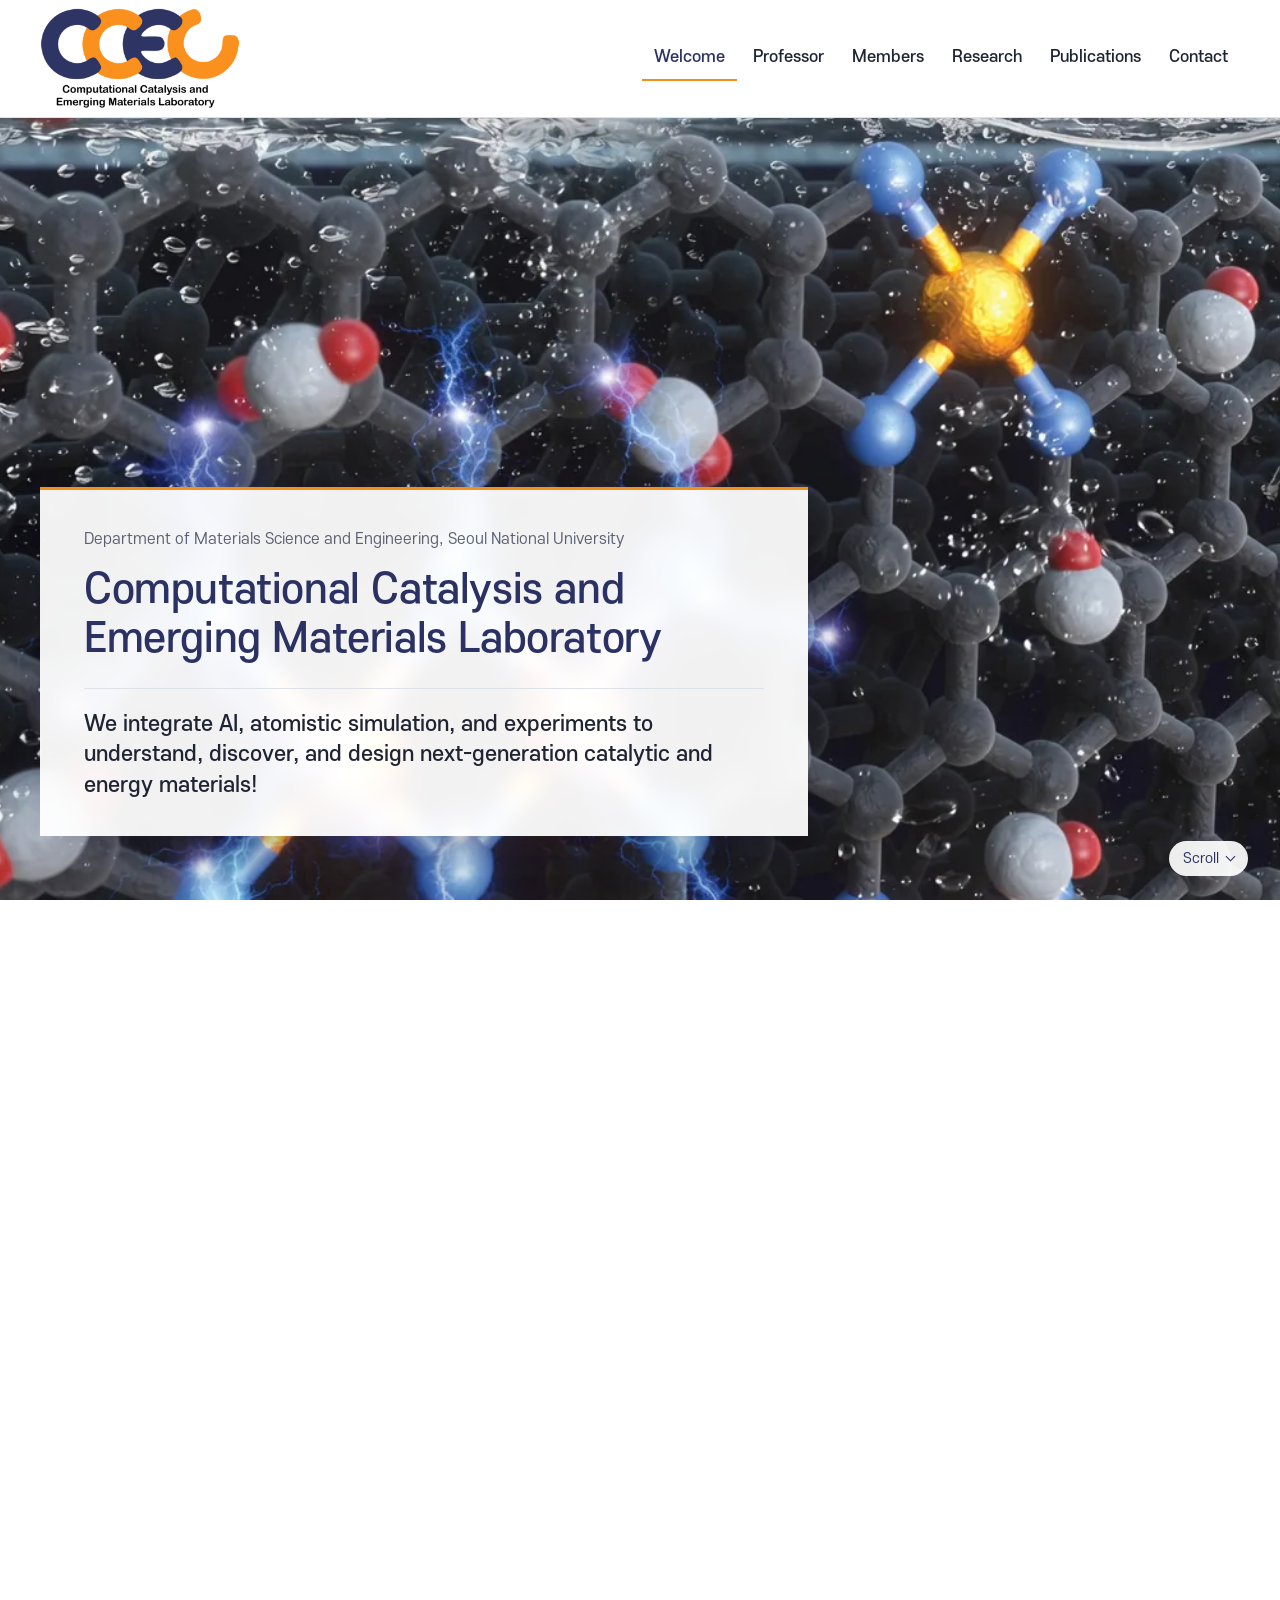
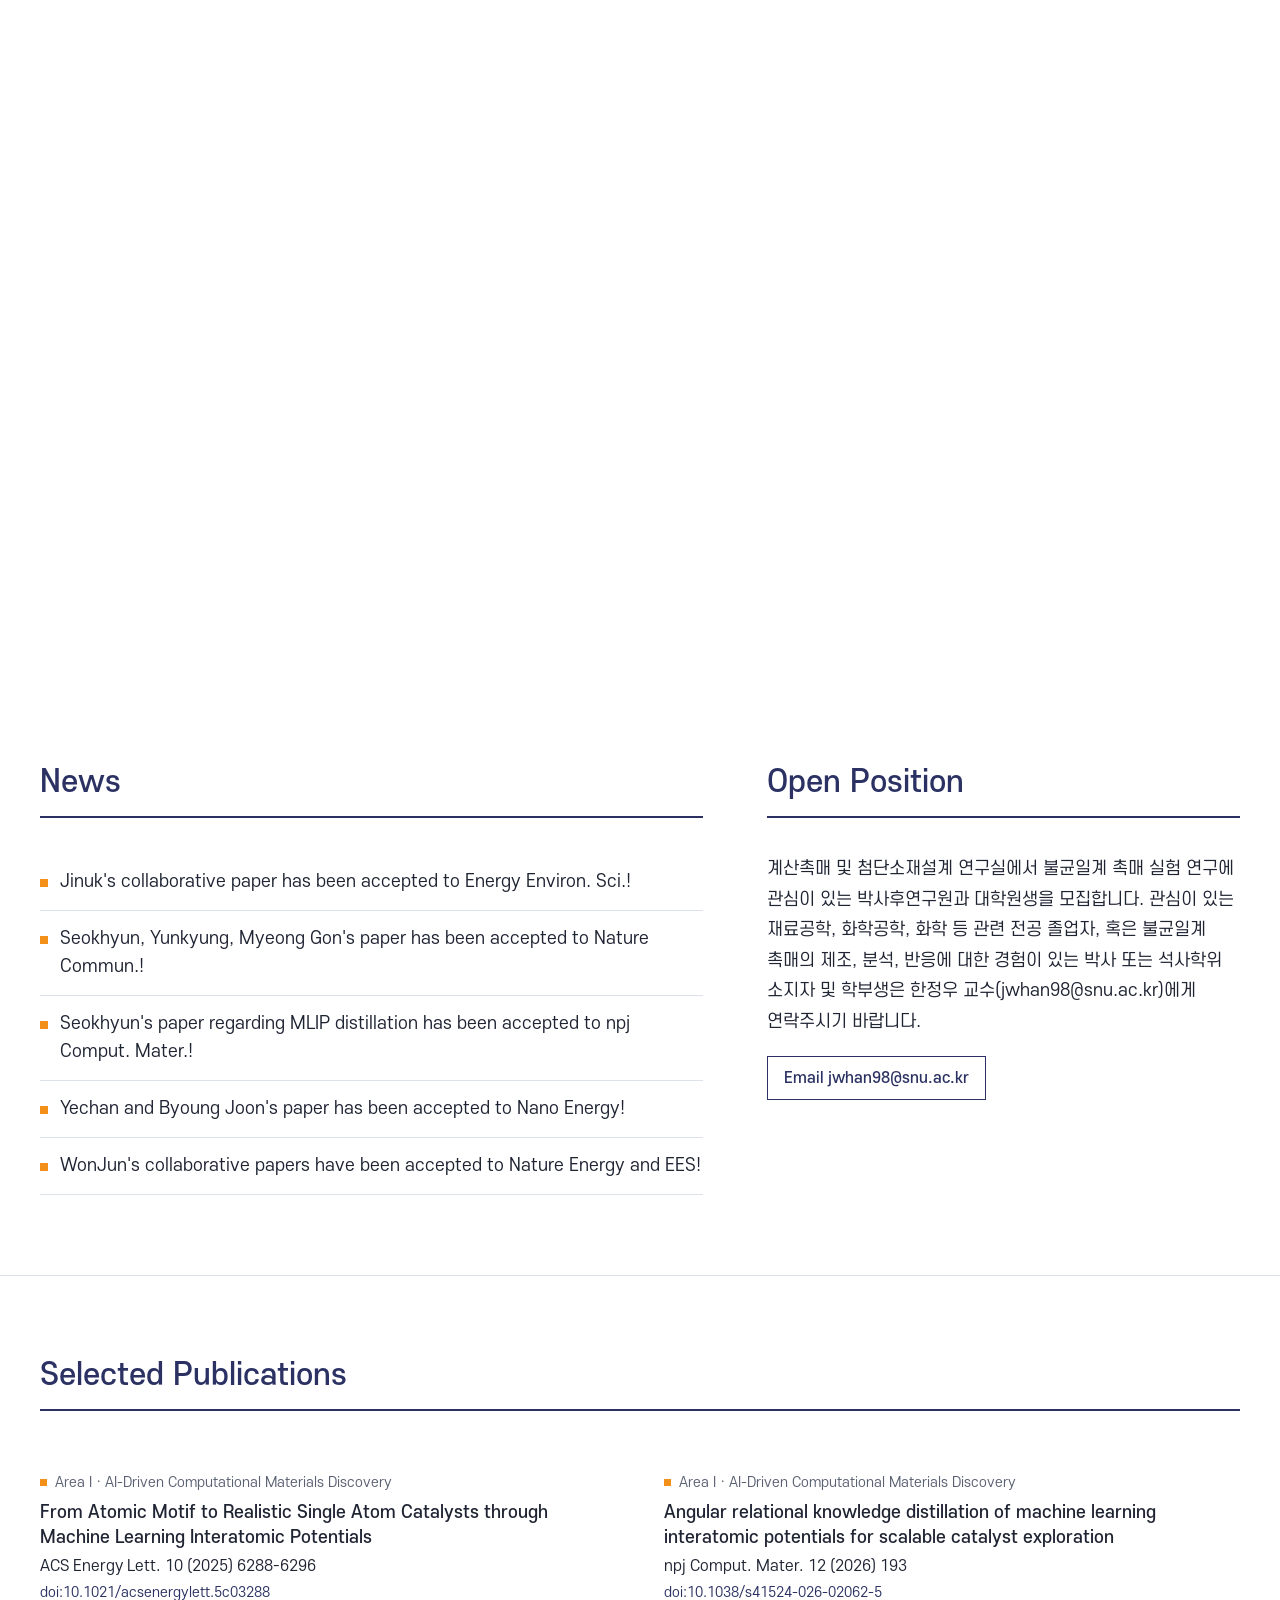
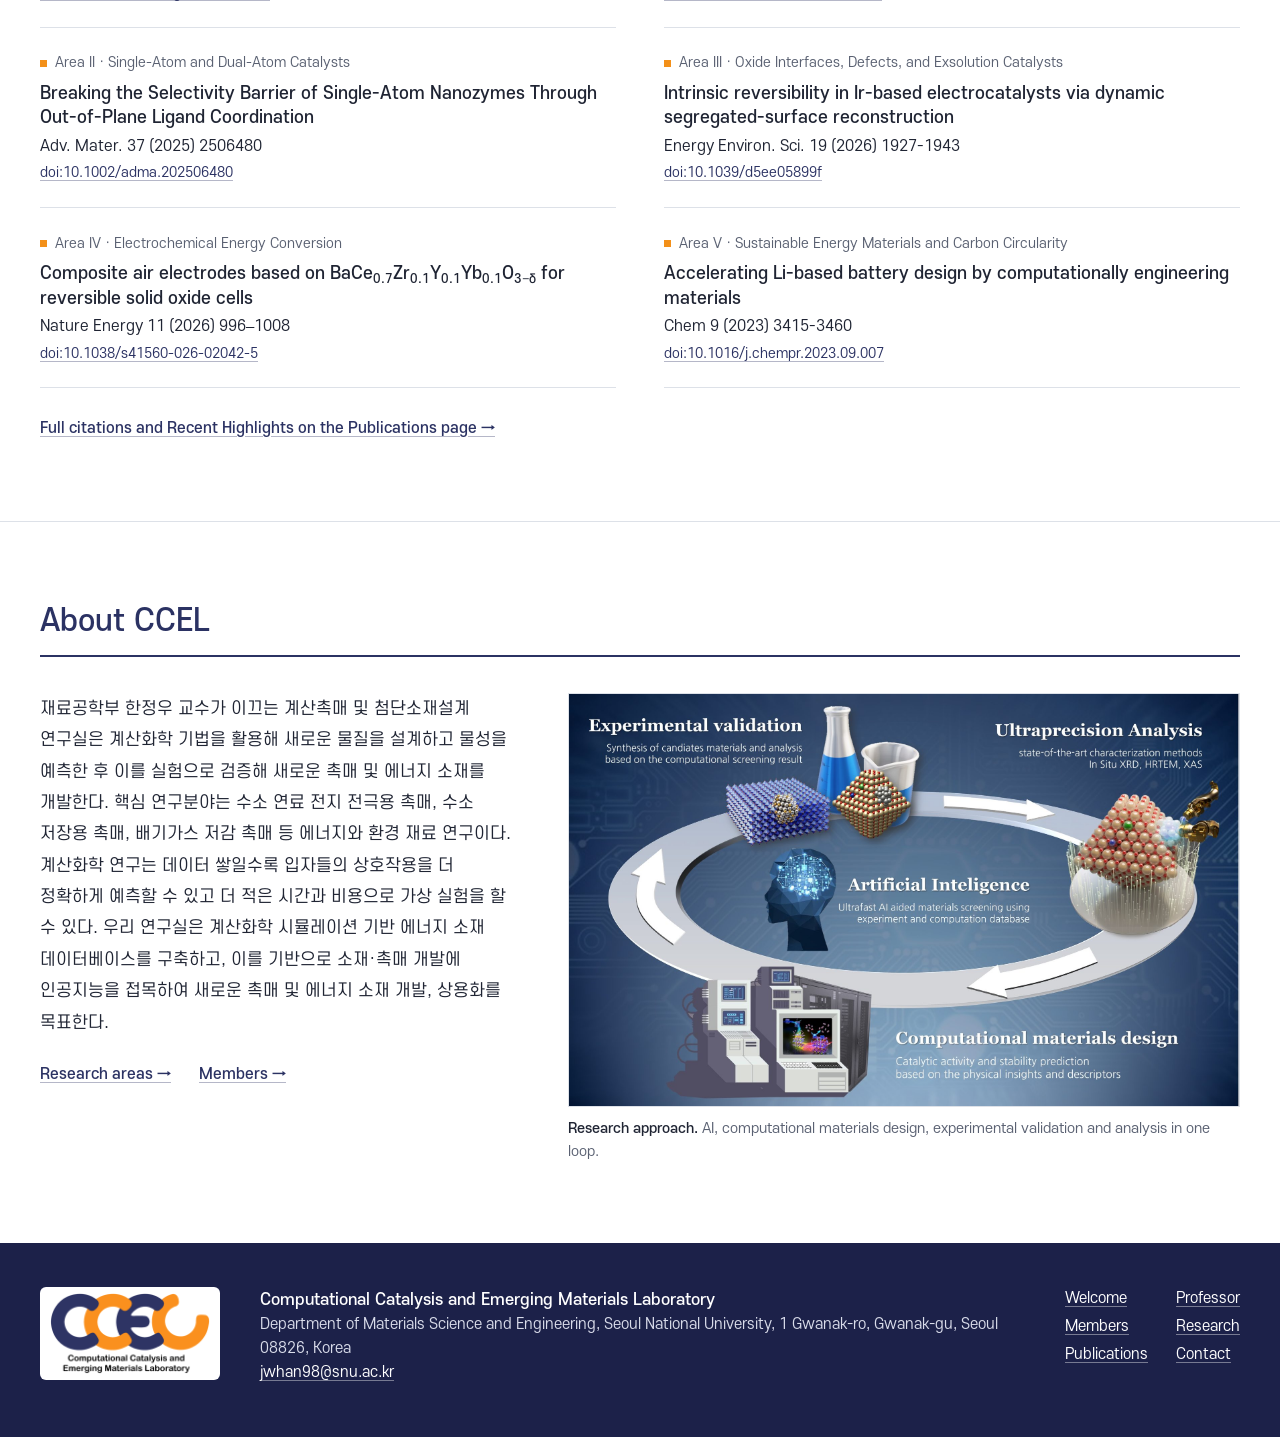
<file: index.html>
<!doctype html>
<html lang="en">
<head>
<meta name="robots" content="noindex, nofollow">
<meta charset="utf-8">
<meta name="viewport" content="width=device-width, initial-scale=1">
<title>CCEL · Seoul National University</title>
<meta name="description" content="Computational Catalysis and Emerging Materials Laboratory, Department of Materials Science and Engineering, Seoul National University.">
<script>
  /* decide the stage mode before first layout so #anchors land on the final positions */
  if (!(window.matchMedia && matchMedia('(prefers-reduced-motion: reduce)').matches)) document.documentElement.classList.add('scrub');
</script>
<link rel="preload" as="image" href="_shared/scroll/hero_poster.webp" fetchpriority="high">
<link rel="stylesheet" href="_shared/brand/brand.css">
<link rel="stylesheet" href="assets/site.css">
</head>
<body>
<a class="skip" href="#news">Skip to content</a>

<header class="site-hdr">
  <div class="wrap hdr-in">
    <a class="brand" href="index.html"><img class="ccel-logo" data-logo src="_shared/img/logo2.png" width="200" height="102" alt="CCEL logo"></a>
    <button class="nav-toggle" type="button" aria-expanded="false" aria-controls="site-nav"><span class="bars"></span><span class="sr">Menu</span></button>
    <nav id="site-nav" class="site-nav" aria-label="Main">
      <ul>
        <li><a href="index.html" aria-current="page">Welcome</a></li>
        <li><a href="professor.html">Professor</a></li>
        <li><a href="members.html">Members</a></li>
        <li><a href="research.html">Research</a></li>
        <li><a href="publications.html">Publications</a></li>
        <li><a href="contact.html">Contact</a></li>
      </ul>
    </nav>
  </div>
</header>

<main id="main">
  <!-- Scroll stage: canvas scrubs the manifest's `hero` frames behind the title block, then resolves to white. -->
  <section id="stage" class="stage" aria-labelledby="lab-name">
    <div class="stage-pin">
      <div class="stage-media" aria-hidden="true">
        <img class="stage-poster" src="_shared/scroll/hero_poster.webp" alt="" decoding="async" fetchpriority="high">
        <canvas class="stage-canvas"></canvas>
      </div>
      <div class="wrap stage-body">
        <div class="stage-panel">
          <p class="eyebrow" id="lab-aff"></p>
          <h1 id="lab-name"></h1>
          <p class="identity" id="lab-tagline"></p>
        </div>
      </div>
      <p class="scroll-hint" aria-hidden="true">Scroll</p>
    </div>
    <noscript><p class="wrap">This site renders its content from a data file with JavaScript. Please enable JavaScript.</p></noscript>
  </section>

  <section id="news" class="sec" aria-labelledby="h-news">
    <div class="wrap two-col">
      <div>
        <div class="sec-head"><h2 id="h-news">News</h2></div>
        <ul class="news" id="news-list"></ul>
      </div>
      <div class="join" id="opening">
        <div class="sec-head"><h2 id="h-opening">Open Position</h2></div>
        <p lang="ko" id="opening-ko"></p>
        <a class="mail" id="join-mail" href="contact.html">Contact</a>
      </div>
    </div>
  </section>

  <section id="selected-publications" class="sec" aria-labelledby="h-selected">
    <div class="wrap">
      <div class="sec-head"><h2 id="h-selected">Selected Publications</h2></div>
      <ul class="sel" id="selected-list"></ul>
      <p class="sec-links"><a class="more" href="publications.html#selected">Full citations and Recent Highlights on the Publications page</a></p>
    </div>
  </section>

  <section id="about" class="sec" aria-labelledby="h-about">
    <div class="wrap">
      <div class="sec-head"><h2 id="h-about">About CCEL</h2></div>
      <div class="about">
        <div class="about-text">
          <p class="about-ko" lang="ko" id="about-ko"></p>
          <p class="sec-links"><a class="more" href="research.html">Research areas</a><a class="more" href="members.html">Members</a></p>
        </div>
        <figure class="fig" id="about-fig"></figure>
      </div>
    </div>
  </section>

</main>

<footer class="site-ftr" id="site-ftr"></footer>

<script src="_shared/content.js"></script>
<script src="assets/site.js"></script>
<script src="assets/home.js"></script>
<script src="assets/stage.js"></script>
</body>
</html>
</file>
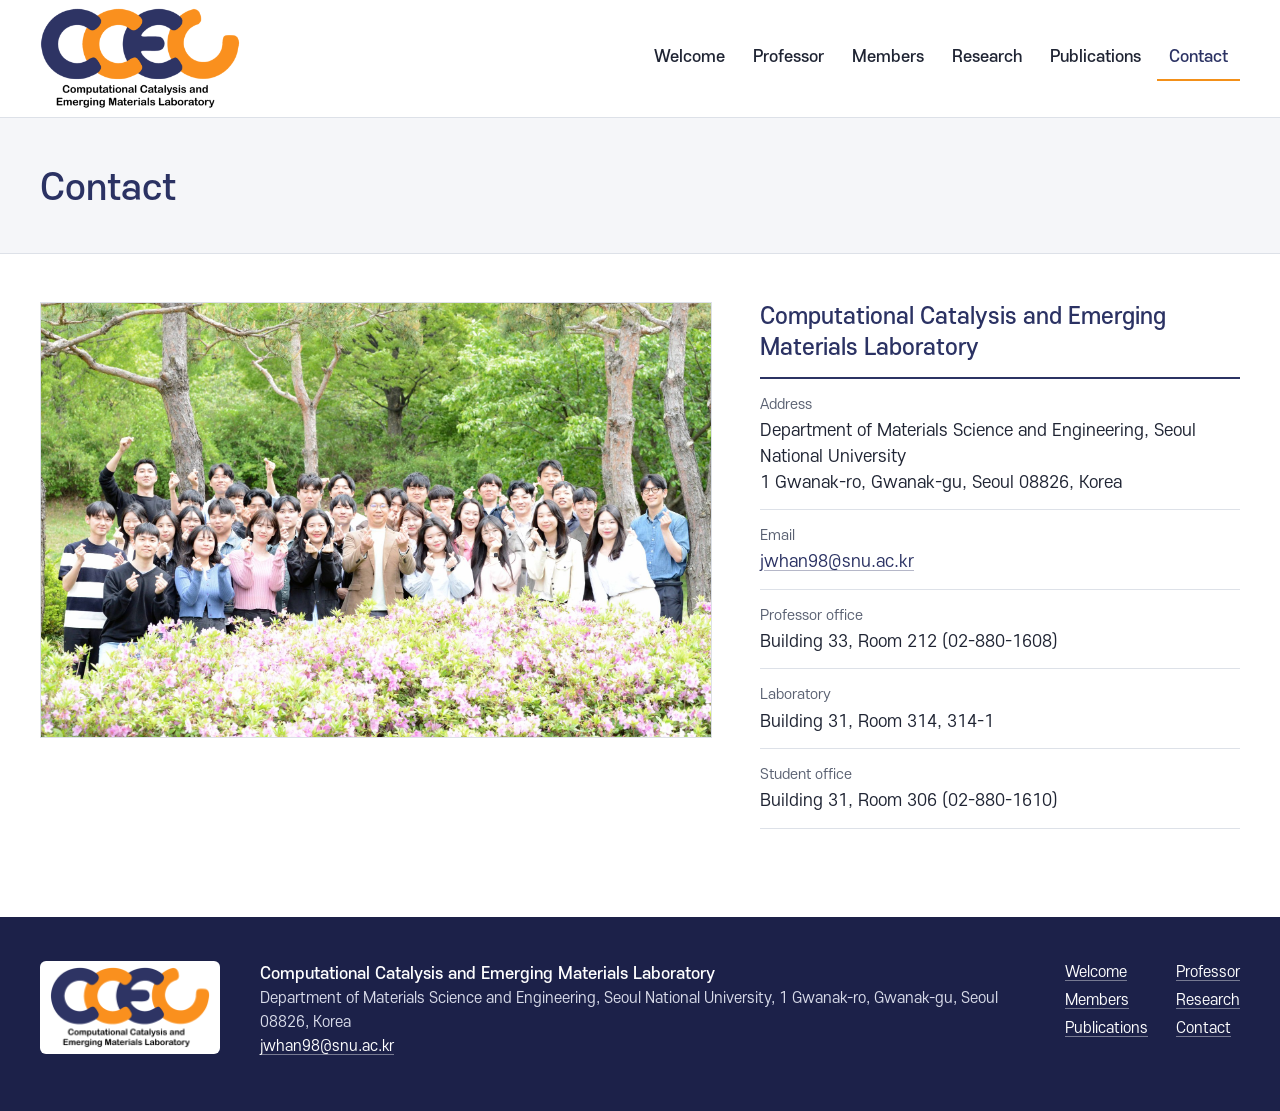
<file: contact.html>
<!doctype html>
<html lang="en">
<head>
<meta name="robots" content="noindex, nofollow">
<meta charset="utf-8">
<meta name="viewport" content="width=device-width, initial-scale=1">
<title>Contact · CCEL</title>
<link rel="stylesheet" href="_shared/brand/brand.css">
<link rel="stylesheet" href="assets/site.css">
</head>
<body>
<a class="skip" href="#main">Skip to content</a>

<header class="site-hdr">
  <div class="wrap hdr-in">
    <a class="brand" href="index.html"><img class="ccel-logo" data-logo src="_shared/img/logo2.png" width="200" height="102" alt="CCEL logo"></a>
    <button class="nav-toggle" type="button" aria-expanded="false" aria-controls="site-nav"><span class="bars"></span><span class="sr">Menu</span></button>
    <nav id="site-nav" class="site-nav" aria-label="Main">
      <ul>
        <li><a href="index.html">Welcome</a></li>
        <li><a href="professor.html">Professor</a></li>
        <li><a href="members.html">Members</a></li>
        <li><a href="research.html">Research</a></li>
        <li><a href="publications.html">Publications</a></li>
        <li><a href="contact.html" aria-current="page">Contact</a></li>
      </ul>
    </nav>
  </div>
</header>

<!-- Contact (Round v6), like the current contact_us.html: group photo, lab name, address, email and rooms from `contact`. -->
<main id="main" class="inner">
  <div class="page-head page-head--solo">
    <div class="wrap">
      <h1>Contact</h1>
    </div>
  </div>
  <div class="wrap contact-page">
    <figure class="group-photo" id="group-photo"></figure>
    <section class="contact-card" aria-labelledby="contact-lab">
      <h2 id="contact-lab"></h2>
      <dl class="contact-list" id="contact-list"></dl>
    </section>
  </div>
</main>

<footer class="site-ftr" id="site-ftr"></footer>

<script src="_shared/content.js"></script>
<script src="assets/site.js"></script>
<script src="assets/contact.js"></script>
</body>
</html>
</file>
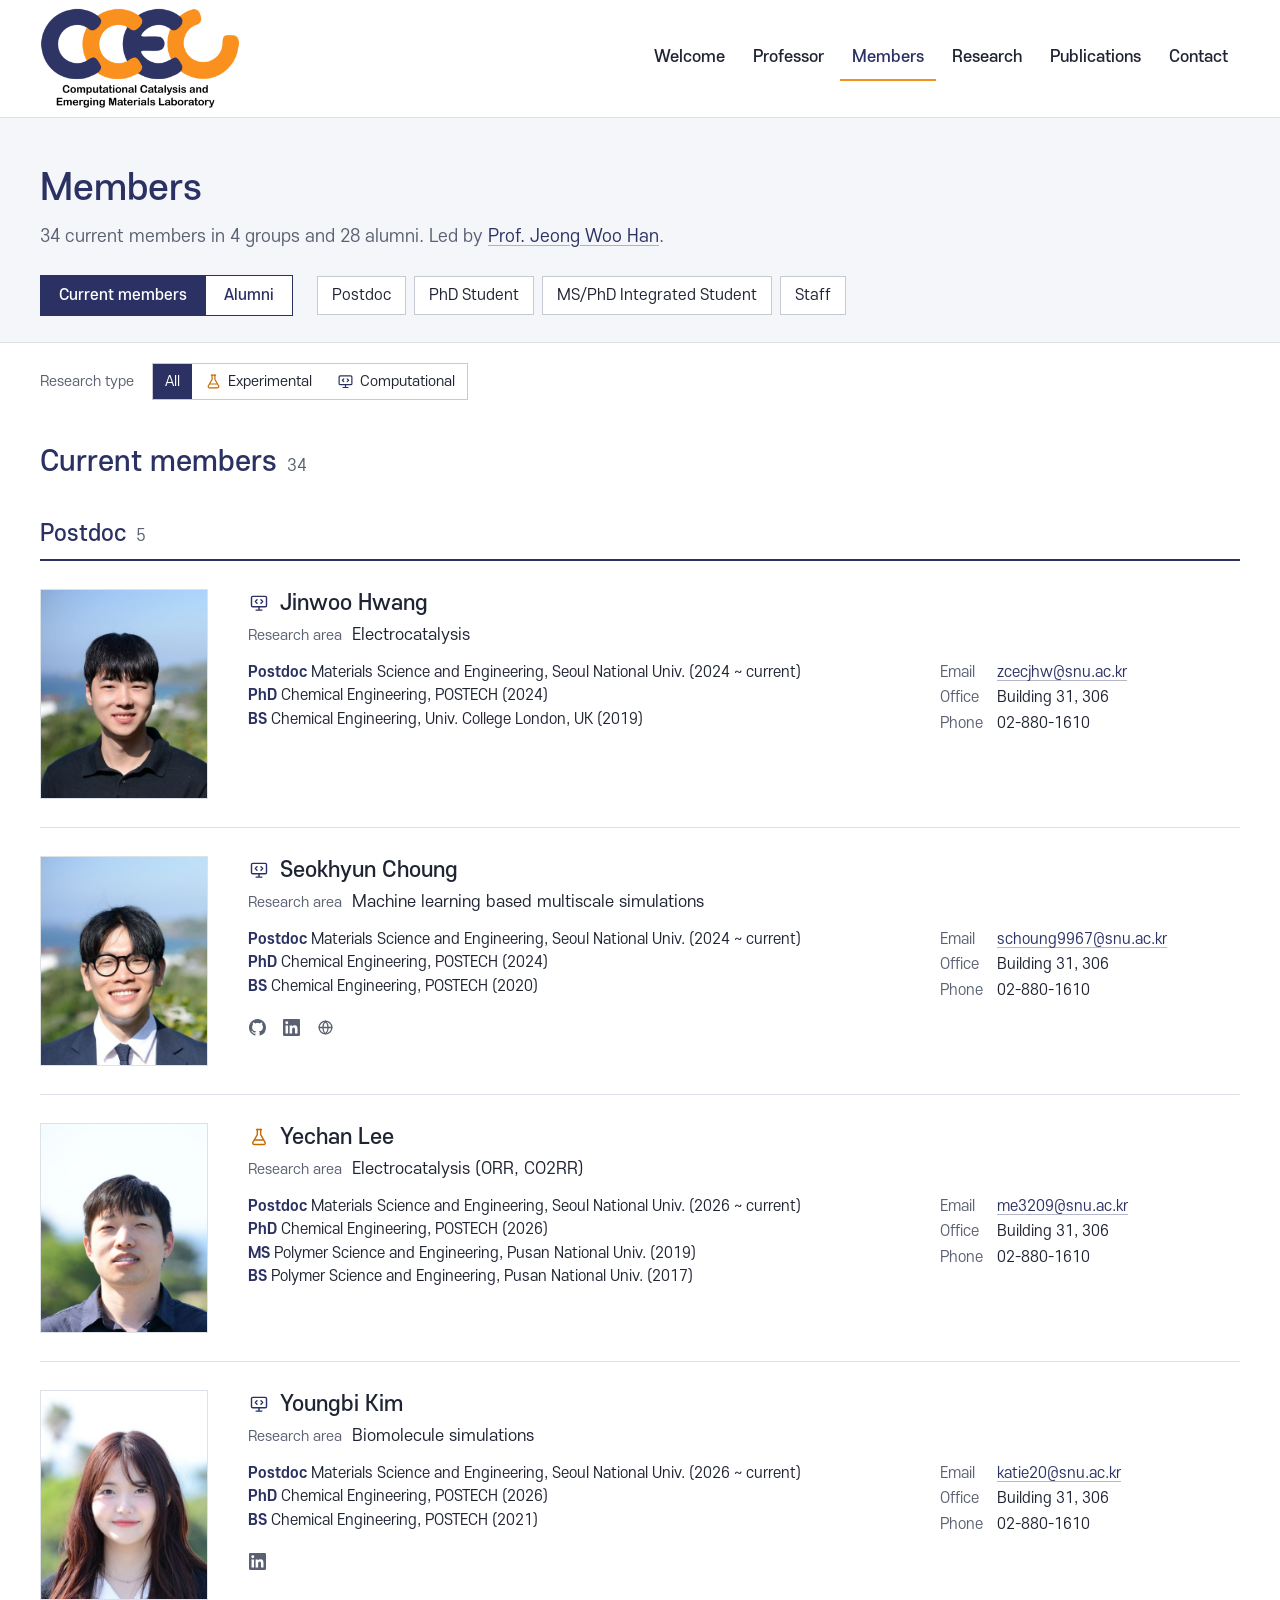
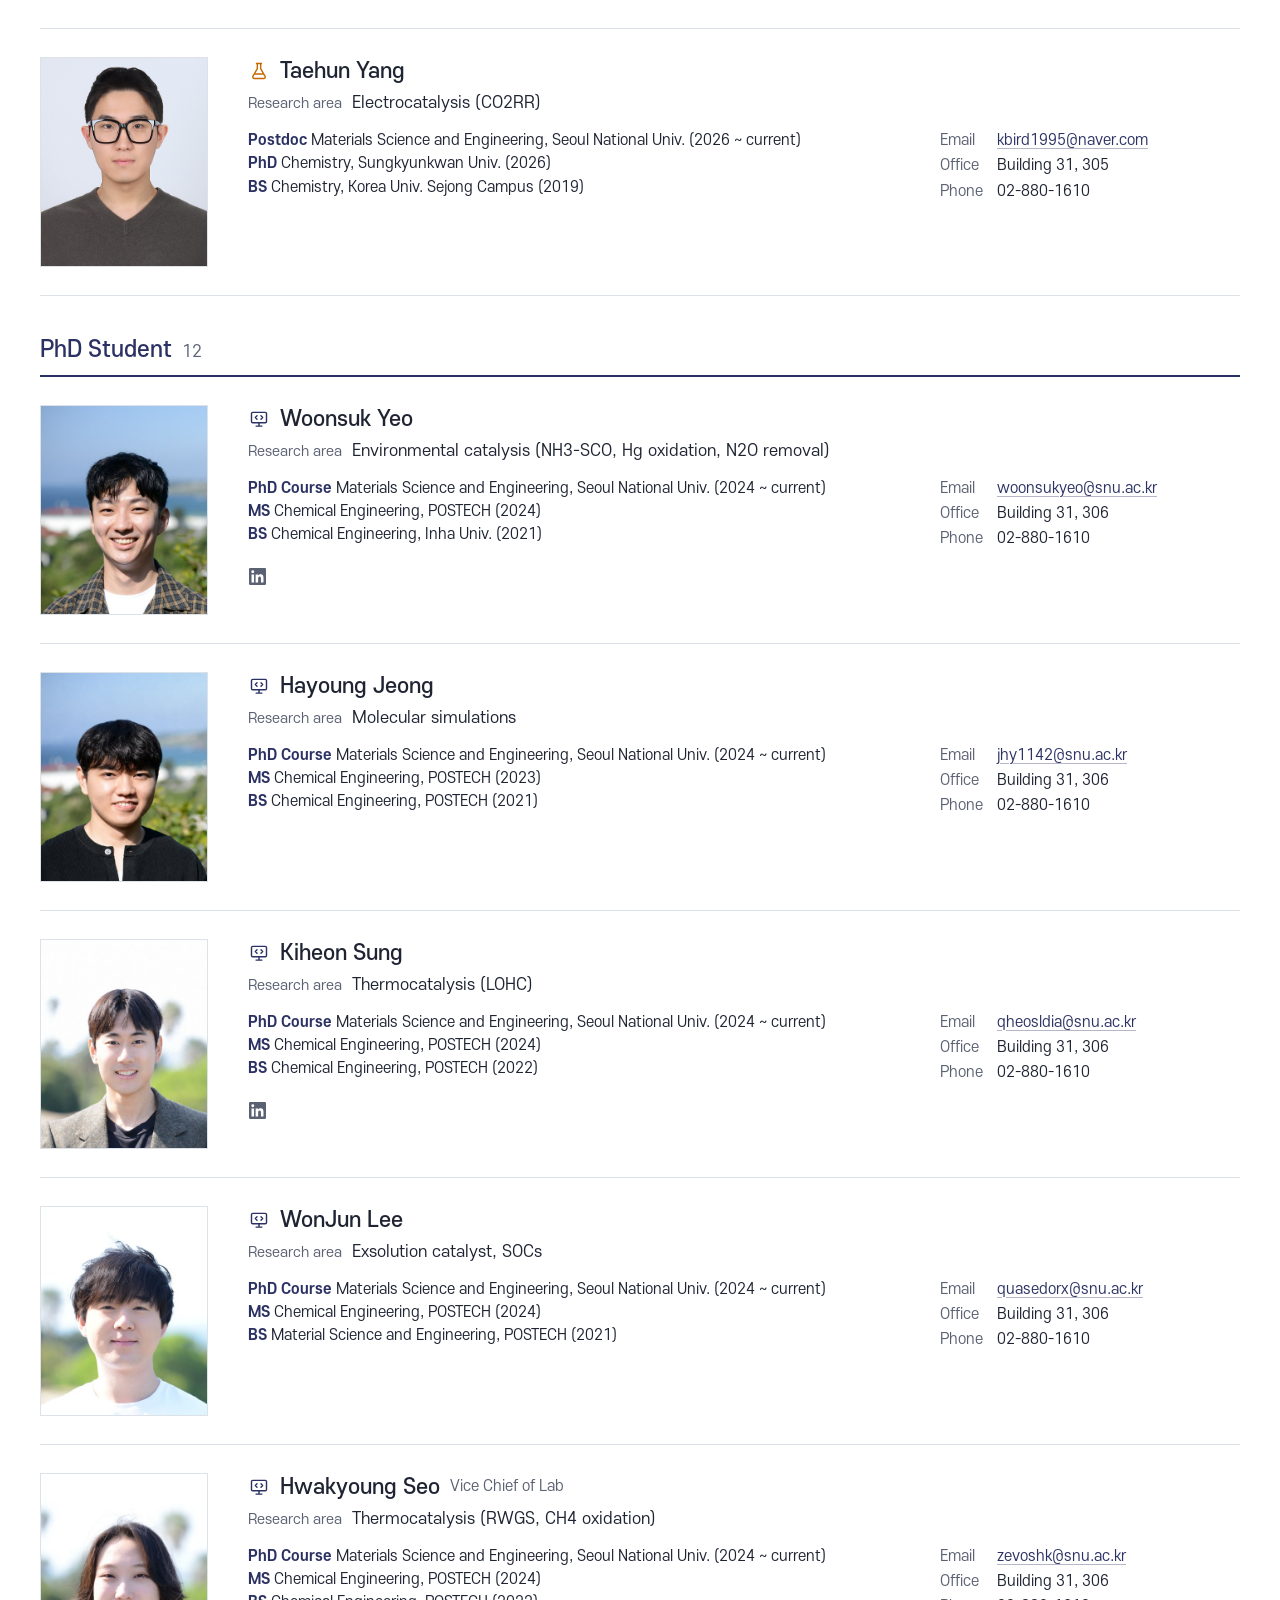
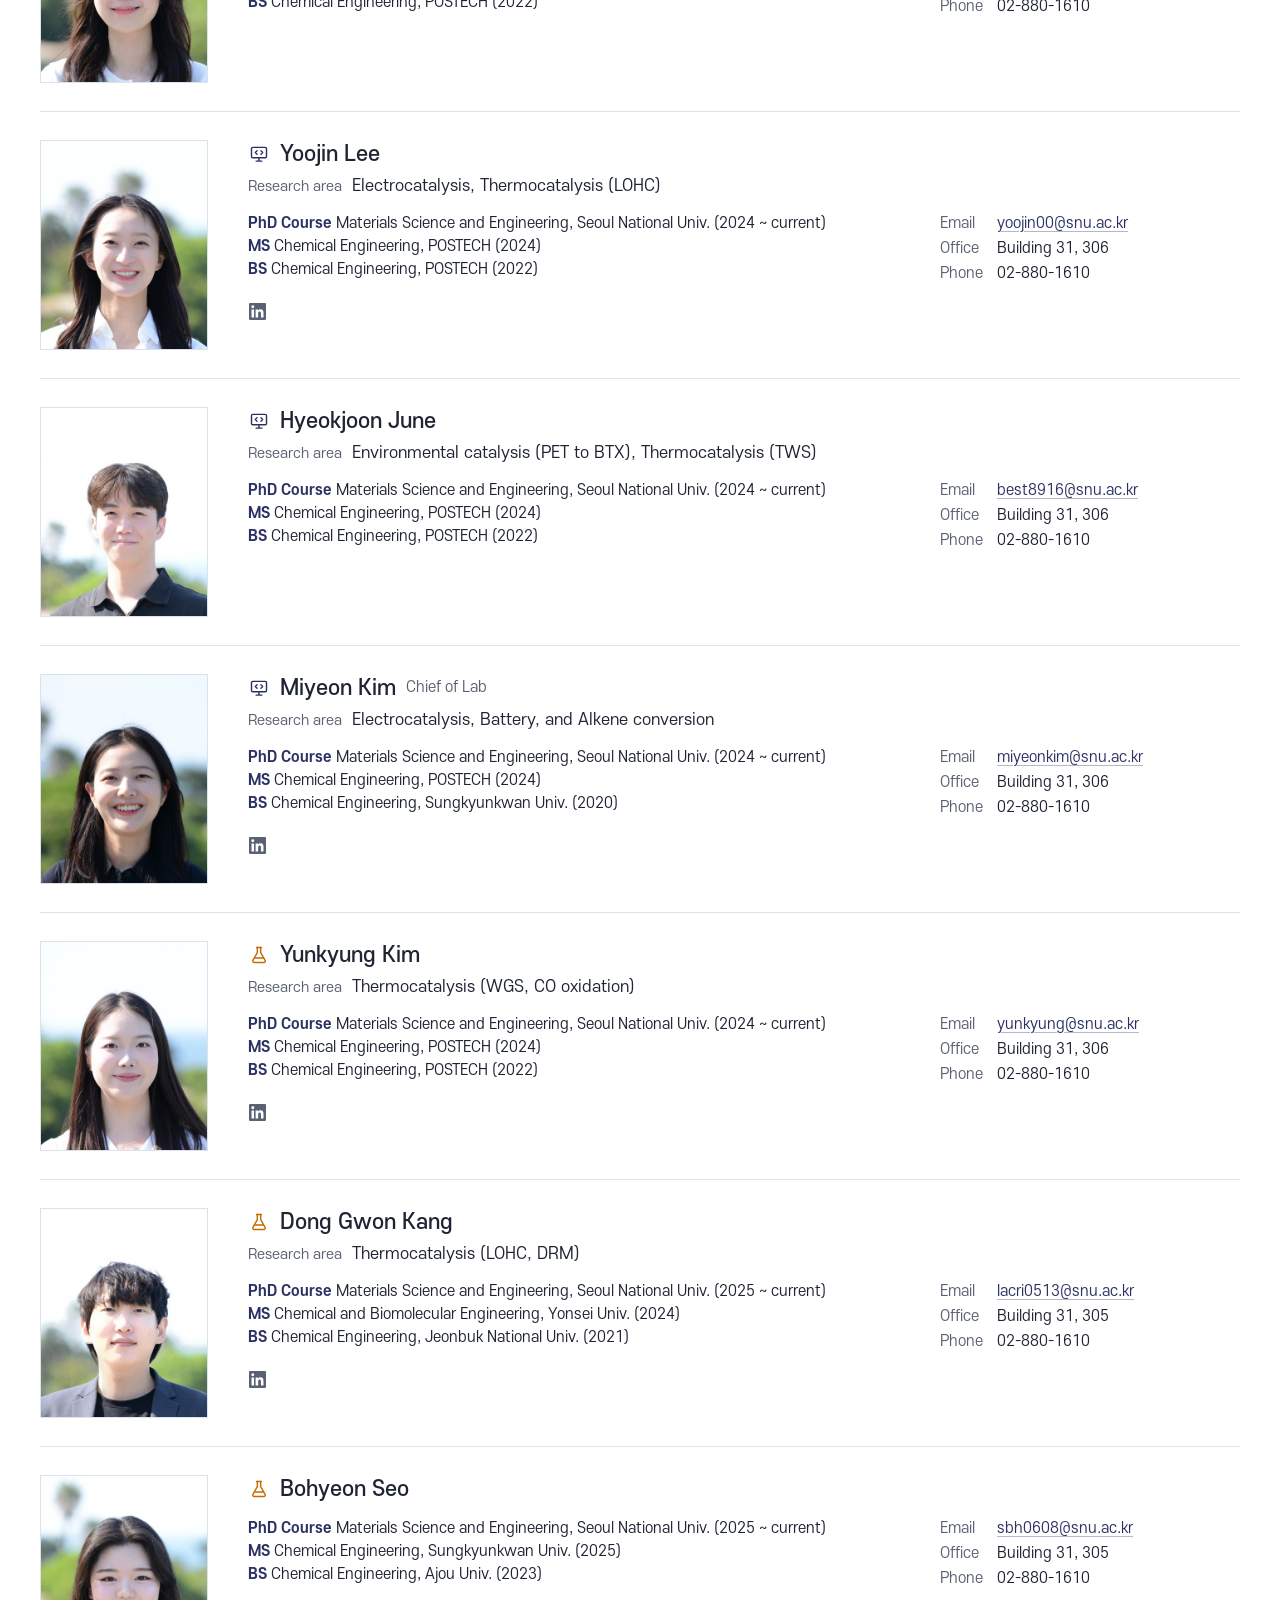
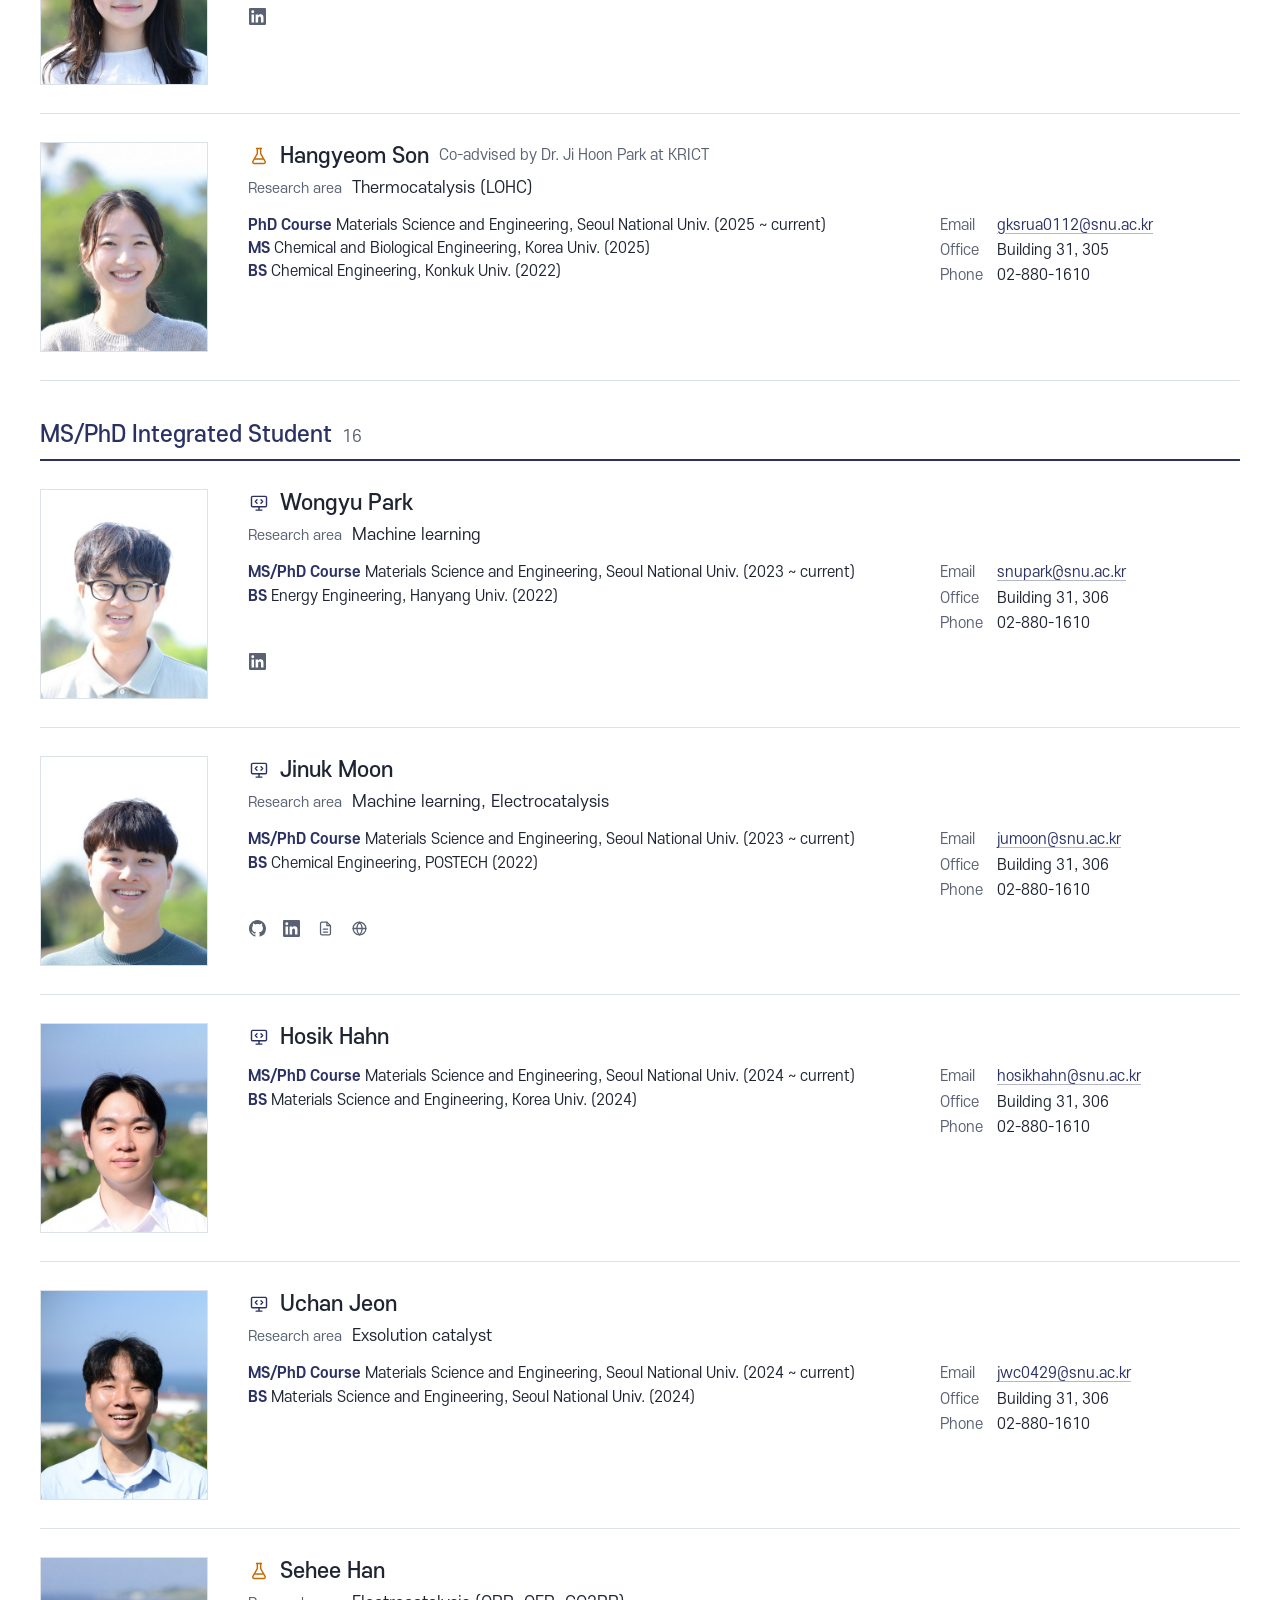
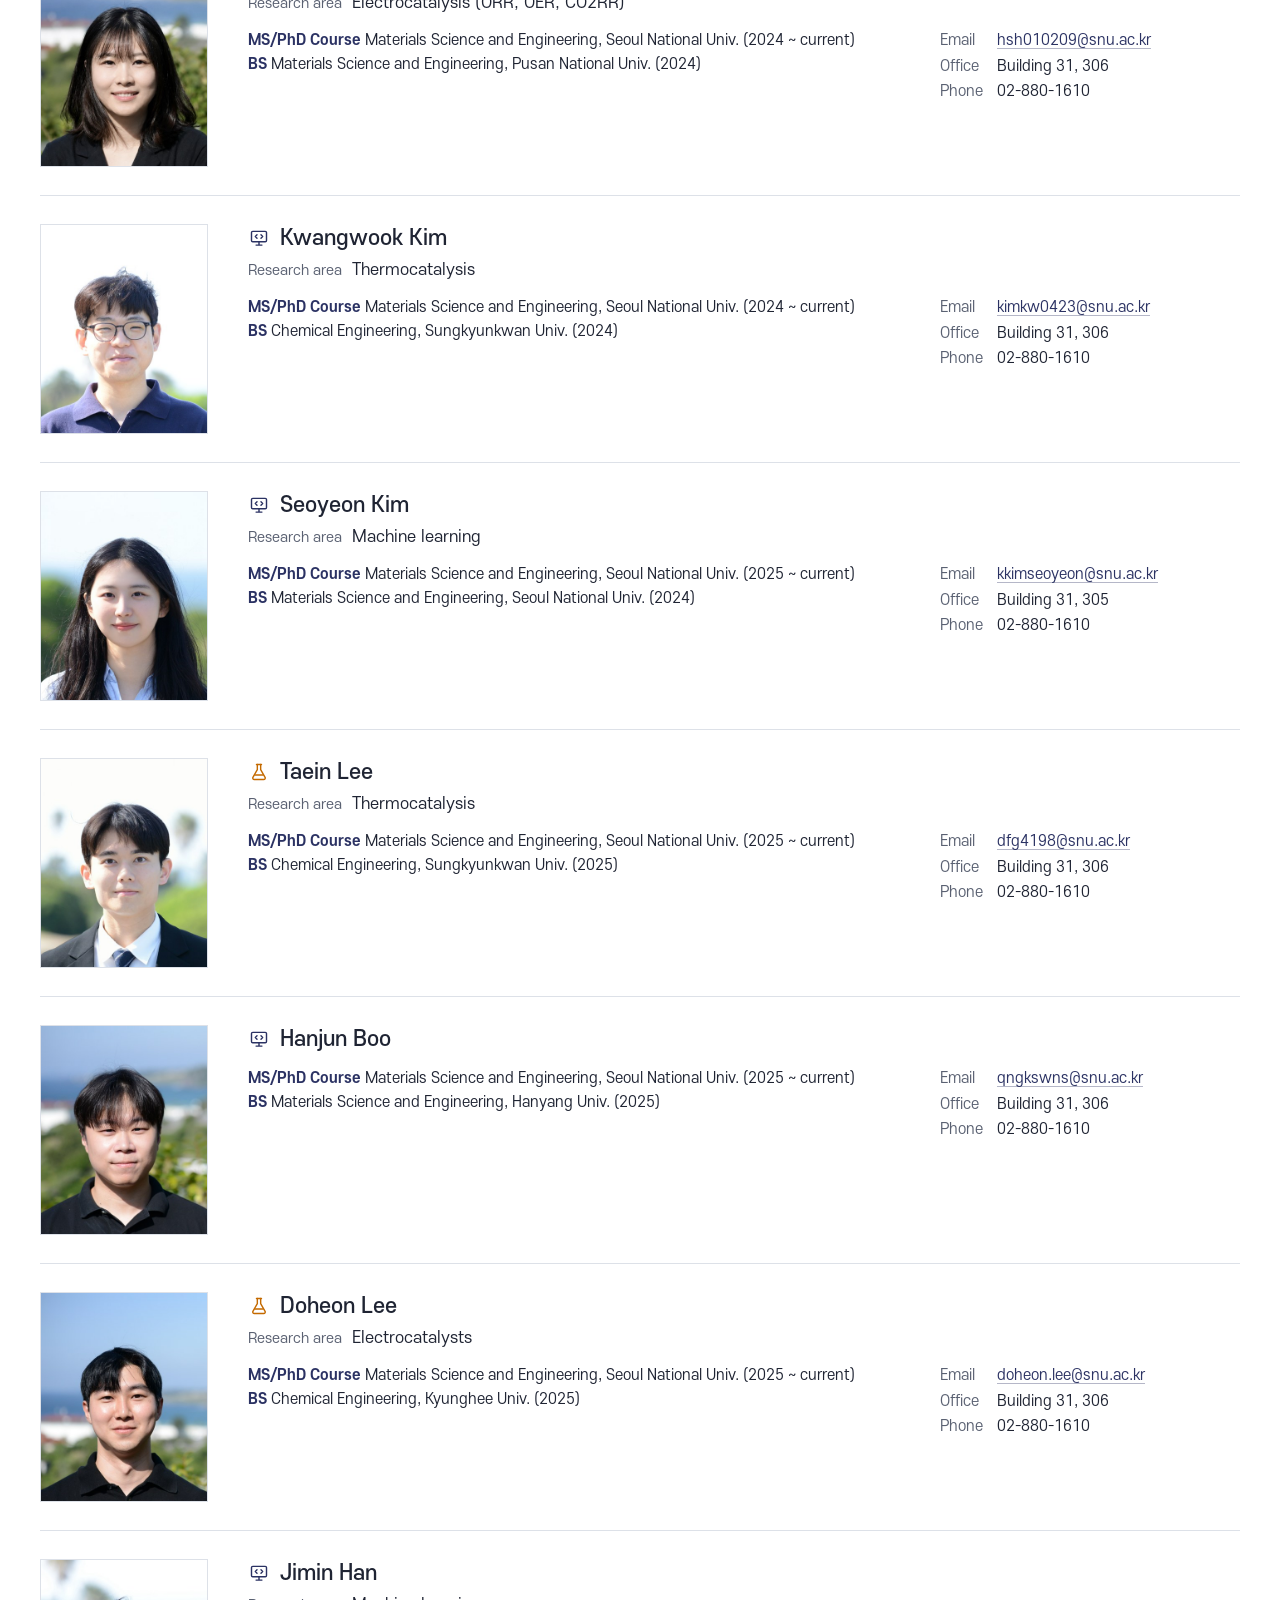
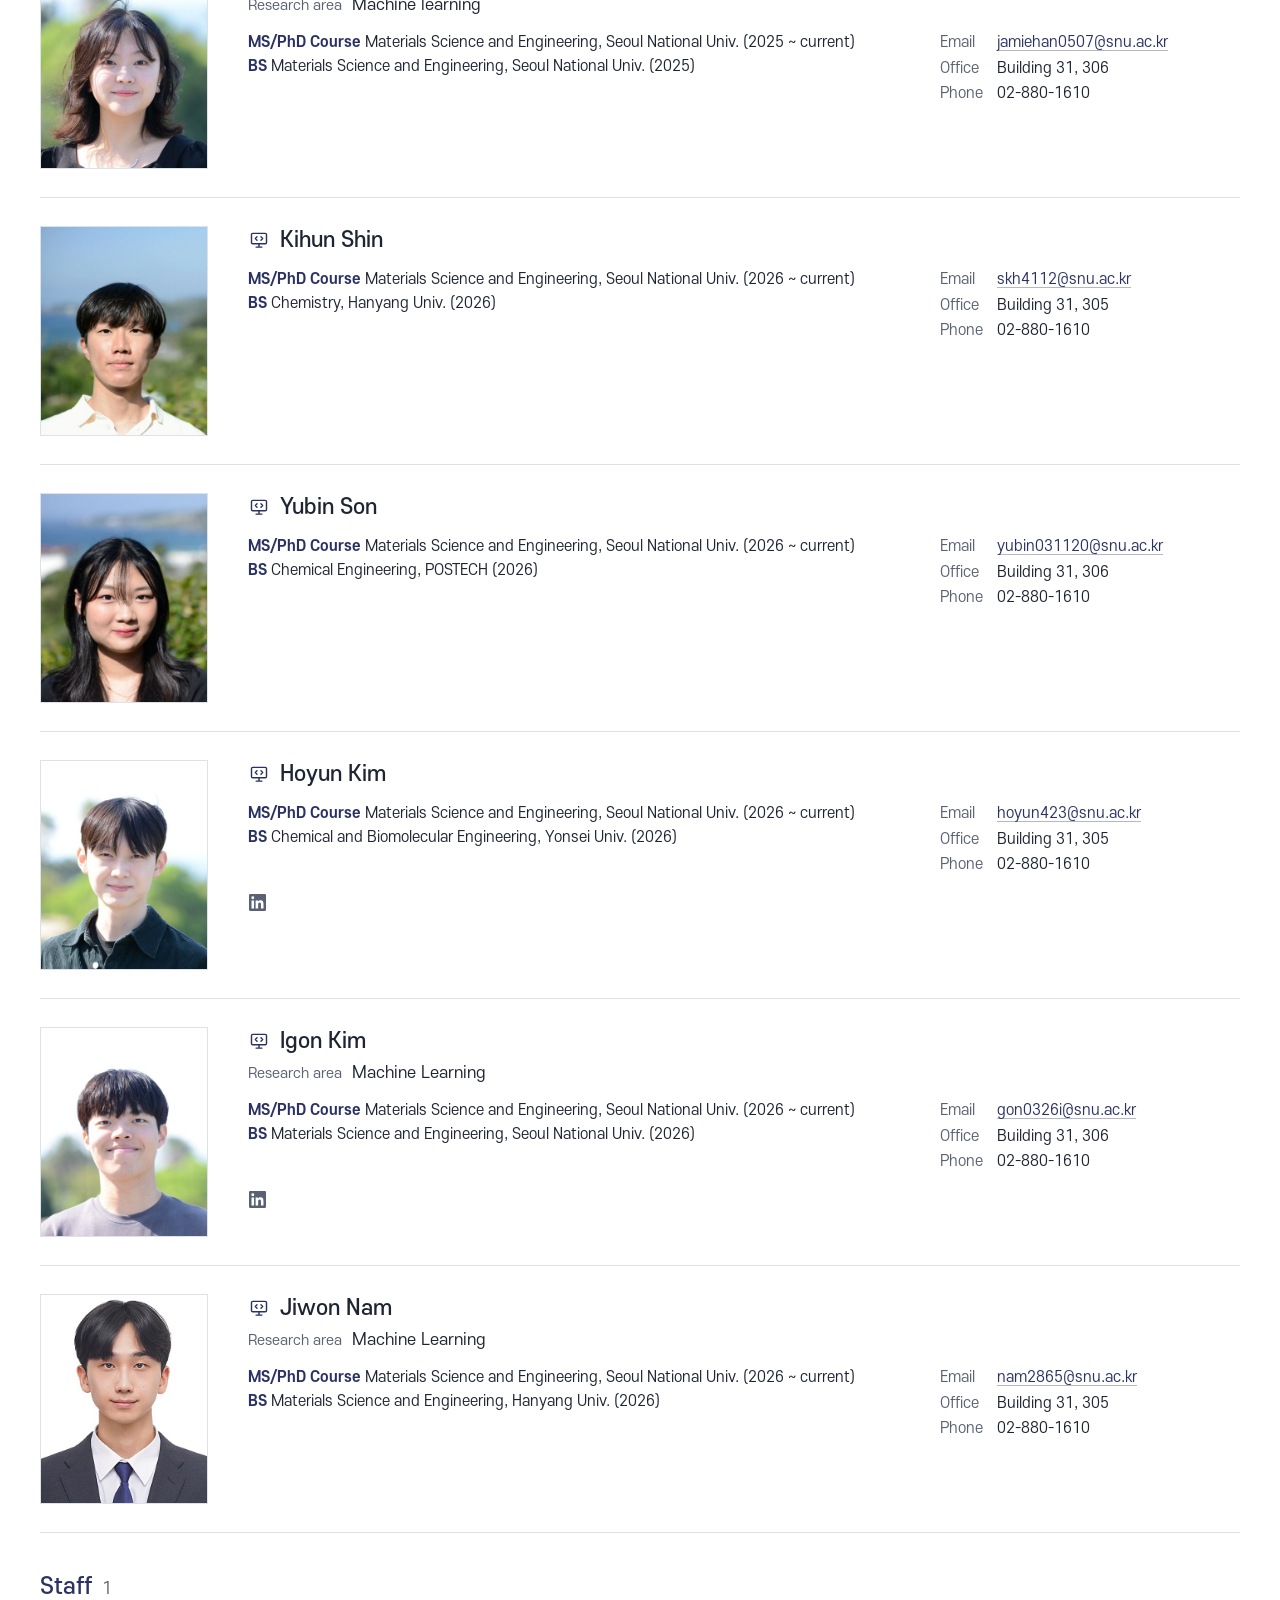
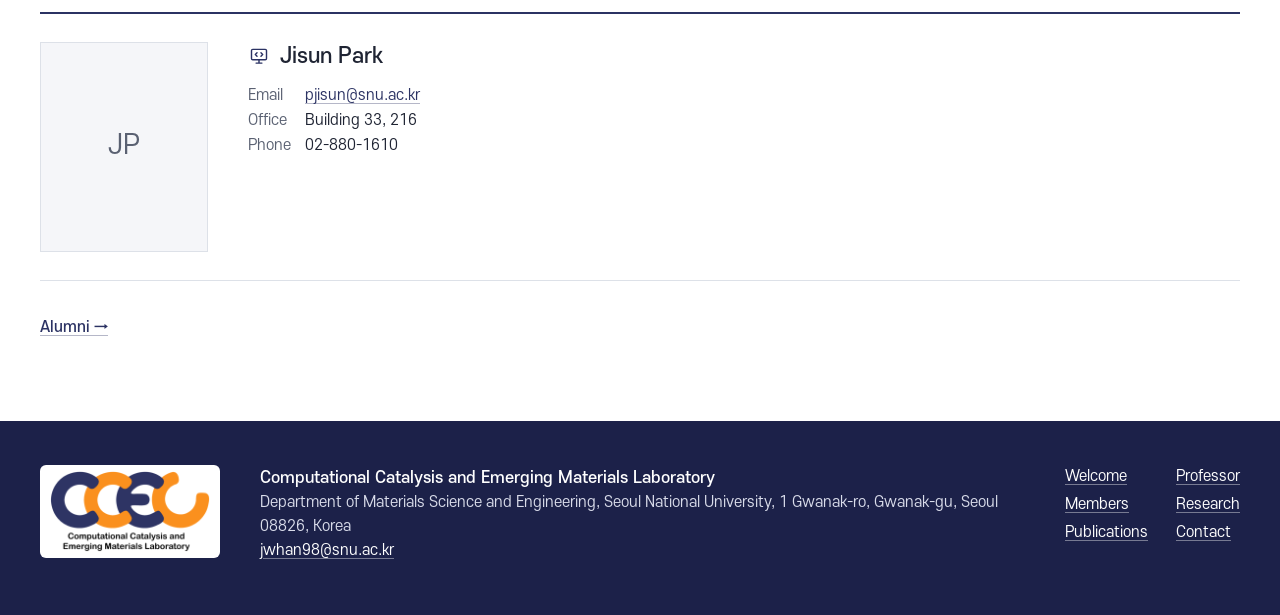
<file: members.html>
<!doctype html>
<html lang="en">
<head>
<meta name="robots" content="noindex, nofollow">
<meta charset="utf-8">
<meta name="viewport" content="width=device-width, initial-scale=1">
<title>Members · CCEL</title>
<script>
  /* #alumni and #alumni-<group> open the alumni view; decided before first paint (people.js keeps it in sync) */
  if (/^#alumni(-|$)/.test(location.hash)) document.documentElement.classList.add('view-alumni');
</script>
<link rel="stylesheet" href="_shared/brand/brand.css">
<link rel="stylesheet" href="assets/site.css">
</head>
<body>
<a class="skip" href="#main">Skip to content</a>

<header class="site-hdr">
  <div class="wrap hdr-in">
    <a class="brand" href="index.html"><img class="ccel-logo" data-logo src="_shared/img/logo2.png" width="200" height="102" alt="CCEL logo"></a>
    <button class="nav-toggle" type="button" aria-expanded="false" aria-controls="site-nav"><span class="bars"></span><span class="sr">Menu</span></button>
    <nav id="site-nav" class="site-nav" aria-label="Main">
      <ul>
        <li><a href="index.html">Welcome</a></li>
        <li><a href="professor.html">Professor</a></li>
        <li><a href="members.html" aria-current="page">Members</a></li>
        <li><a href="research.html">Research</a></li>
        <li><a href="publications.html">Publications</a></li>
        <li><a href="contact.html">Contact</a></li>
      </ul>
    </nav>
  </div>
</header>

<!-- Round v6: current members first, one person per row as on the current members.html; the Alumni button
     switches to the alumni view (#alumni), "Current members" switches back (#current). No professor section. -->
<main id="main" class="inner">
  <div class="page-head">
    <div class="wrap">
      <h1>Members</h1>
      <p class="lede" id="people-lede"></p>
      <nav class="gnav" id="people-subnav" aria-label="Member groups"></nav>
    </div>
  </div>
  <div class="wrap">
    <div class="toolbar" role="group" aria-labelledby="type-lbl">
      <span class="lbl" id="type-lbl">Research type</span>
      <div class="seg" id="type-filter"></div>
    </div>
    <div class="view v-current" id="current"></div>
    <section class="view v-alumni" id="alumni" aria-labelledby="h-alumni"></section>
    <p class="view-foot v-current"><a class="more" href="#alumni">Alumni</a></p>
    <p class="view-foot v-alumni"><a class="back" href="#current">Current members</a></p>
  </div>
</main>

<footer class="site-ftr" id="site-ftr"></footer>

<script src="_shared/content.js"></script>
<script src="assets/site.js"></script>
<script src="assets/people.js"></script>
</body>
</html>
</file>
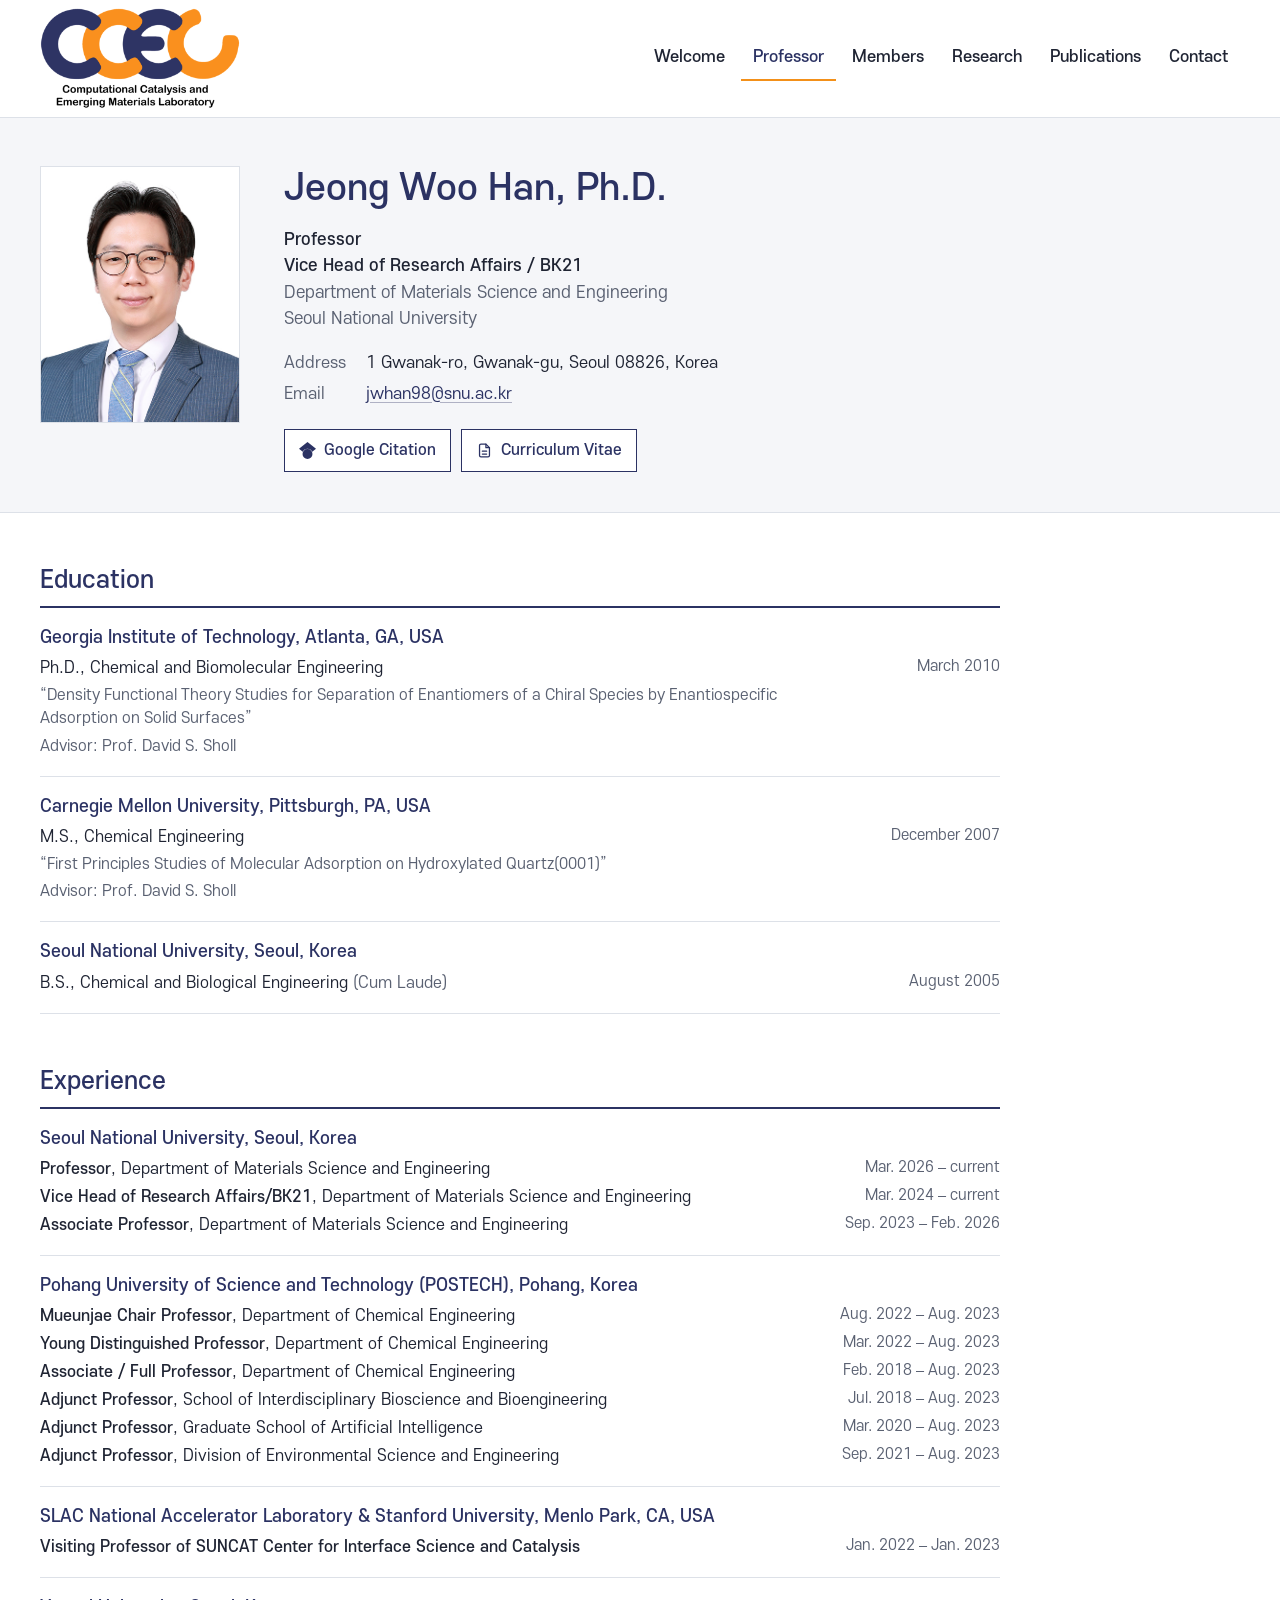
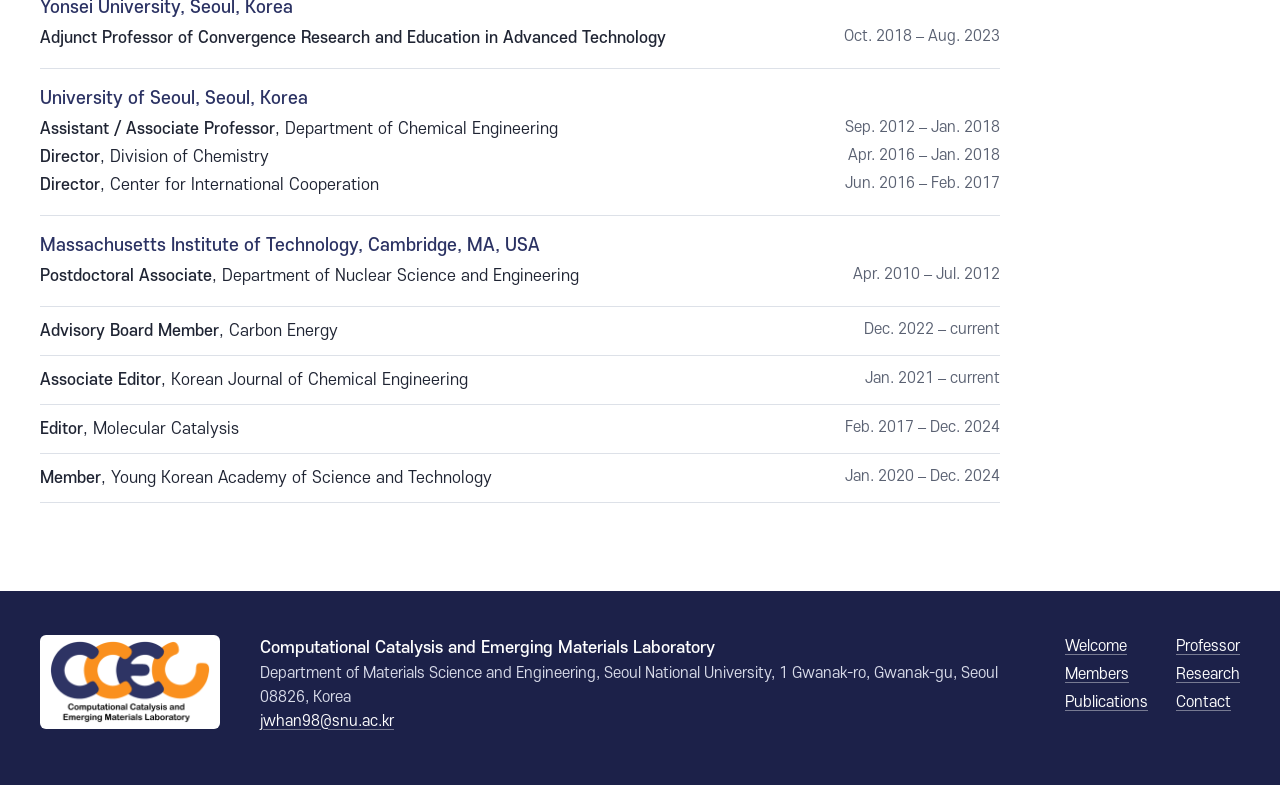
<file: professor.html>
<!doctype html>
<html lang="en">
<head>
<meta name="robots" content="noindex, nofollow">
<meta charset="utf-8">
<meta name="viewport" content="width=device-width, initial-scale=1">
<title>Professor · CCEL</title>
<link rel="stylesheet" href="_shared/brand/brand.css">
<link rel="stylesheet" href="assets/site.css">
</head>
<body>
<a class="skip" href="#main">Skip to content</a>

<header class="site-hdr">
  <div class="wrap hdr-in">
    <a class="brand" href="index.html"><img class="ccel-logo" data-logo src="_shared/img/logo2.png" width="200" height="102" alt="CCEL logo"></a>
    <button class="nav-toggle" type="button" aria-expanded="false" aria-controls="site-nav"><span class="bars"></span><span class="sr">Menu</span></button>
    <nav id="site-nav" class="site-nav" aria-label="Main">
      <ul>
        <li><a href="index.html">Welcome</a></li>
        <li><a href="professor.html" aria-current="page">Professor</a></li>
        <li><a href="members.html">Members</a></li>
        <li><a href="research.html">Research</a></li>
        <li><a href="publications.html">Publications</a></li>
        <li><a href="contact.html">Contact</a></li>
      </ul>
    </nav>
  </div>
</header>

<!-- Professor only (Round v6), and only what the current prof.html shows (user rule 2026-10-26): photo, name, title lines,
     address, email, Scholar and CV links, Education, Experience with the four service lines at its end. -->
<main id="main" class="inner">
  <div class="page-head page-head--solo">
    <div class="wrap profile">
      <div class="profile-photo" id="prof-photo"></div>
      <div class="profile-text">
        <h1 id="prof-name"></h1>
        <div class="profile-title" id="prof-title"></div>
        <dl class="profile-info" id="prof-info"></dl>
        <ul class="profile-links" id="prof-links"></ul>
      </div>
    </div>
  </div>
  <div class="wrap cv-wrap">
    <section class="cv" id="education" aria-labelledby="h-edu">
      <h2 id="h-edu">Education</h2>
      <ol class="cv-list" id="edu-list"></ol>
    </section>
    <section class="cv" id="experience" aria-labelledby="h-exp">
      <h2 id="h-exp">Experience</h2>
      <ol class="cv-list" id="exp-list"></ol>
      <ol class="cv-list cv-list--flat" id="svc-list" aria-label="Editorial boards and memberships"></ol>
    </section>
  </div>
</main>

<footer class="site-ftr" id="site-ftr"></footer>

<script src="_shared/content.js"></script>
<script src="assets/site.js"></script>
<script src="assets/professor.js"></script>
</body>
</html>
</file>
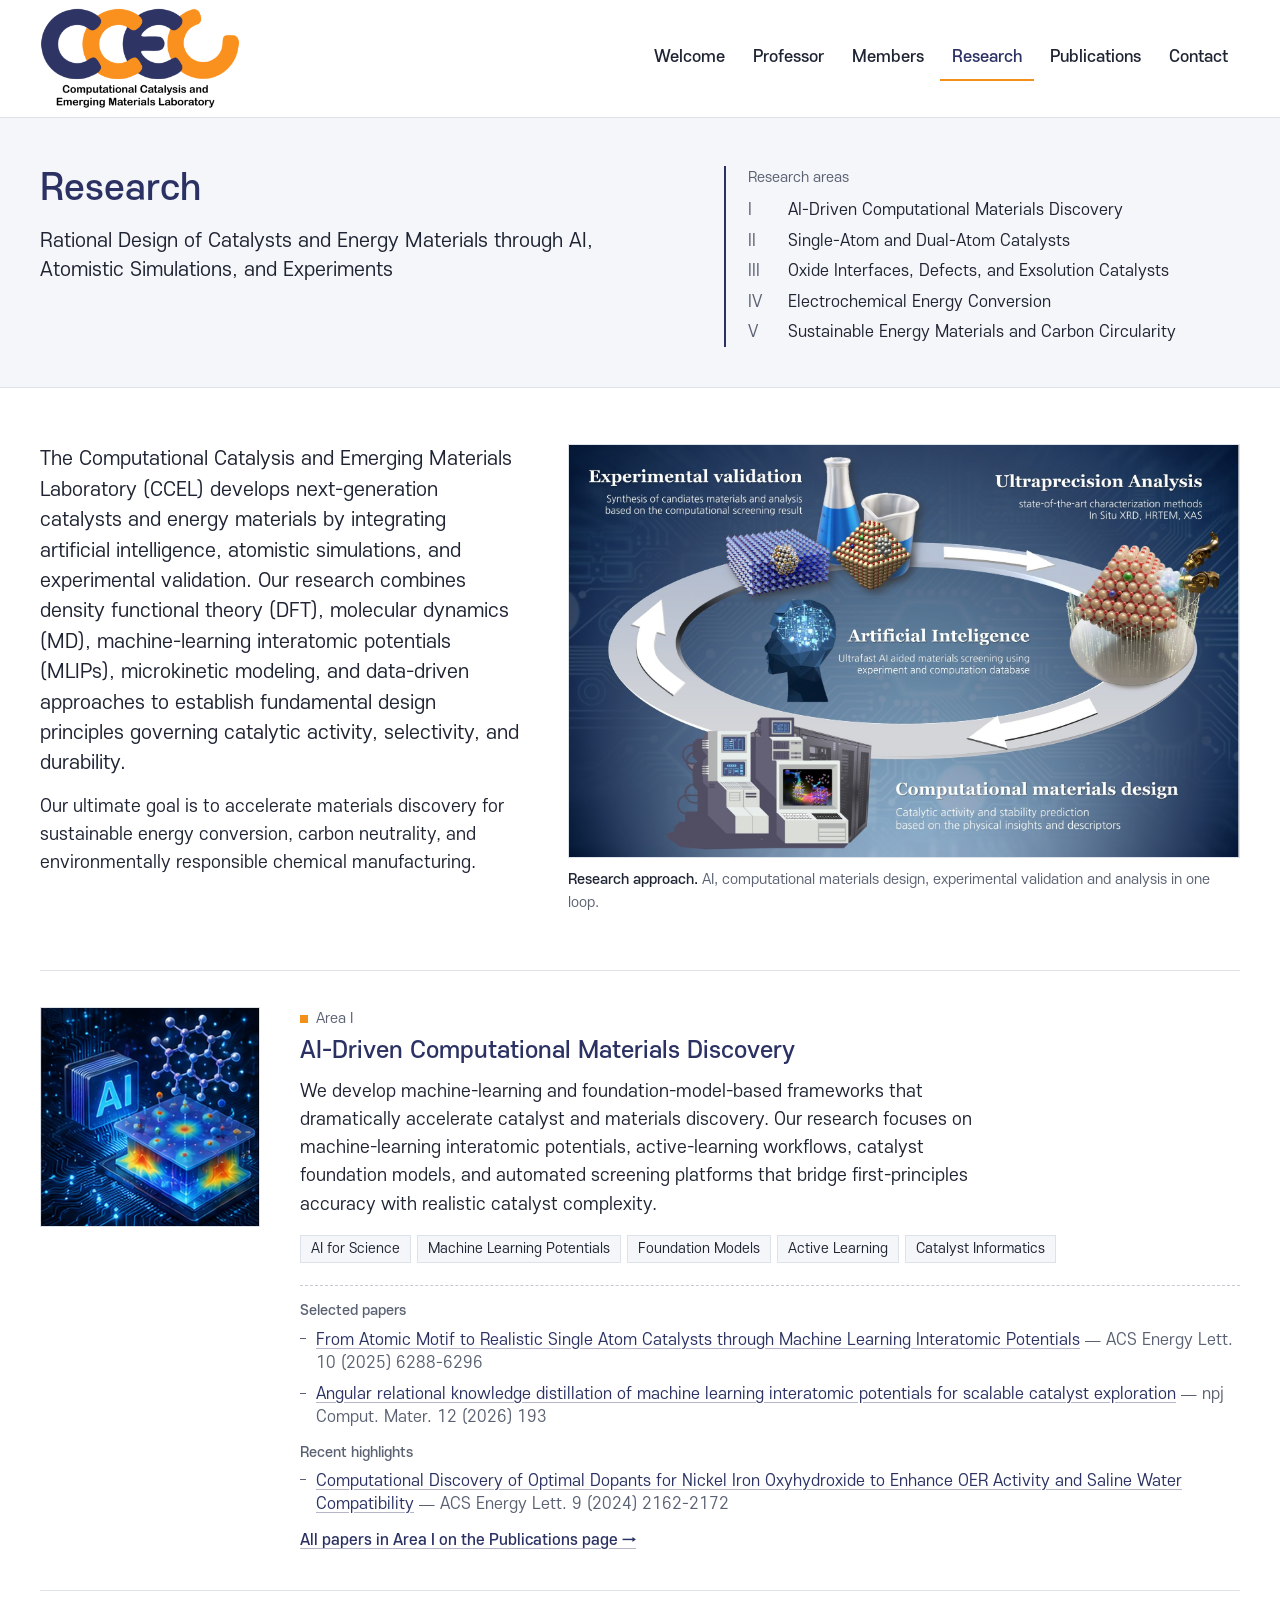
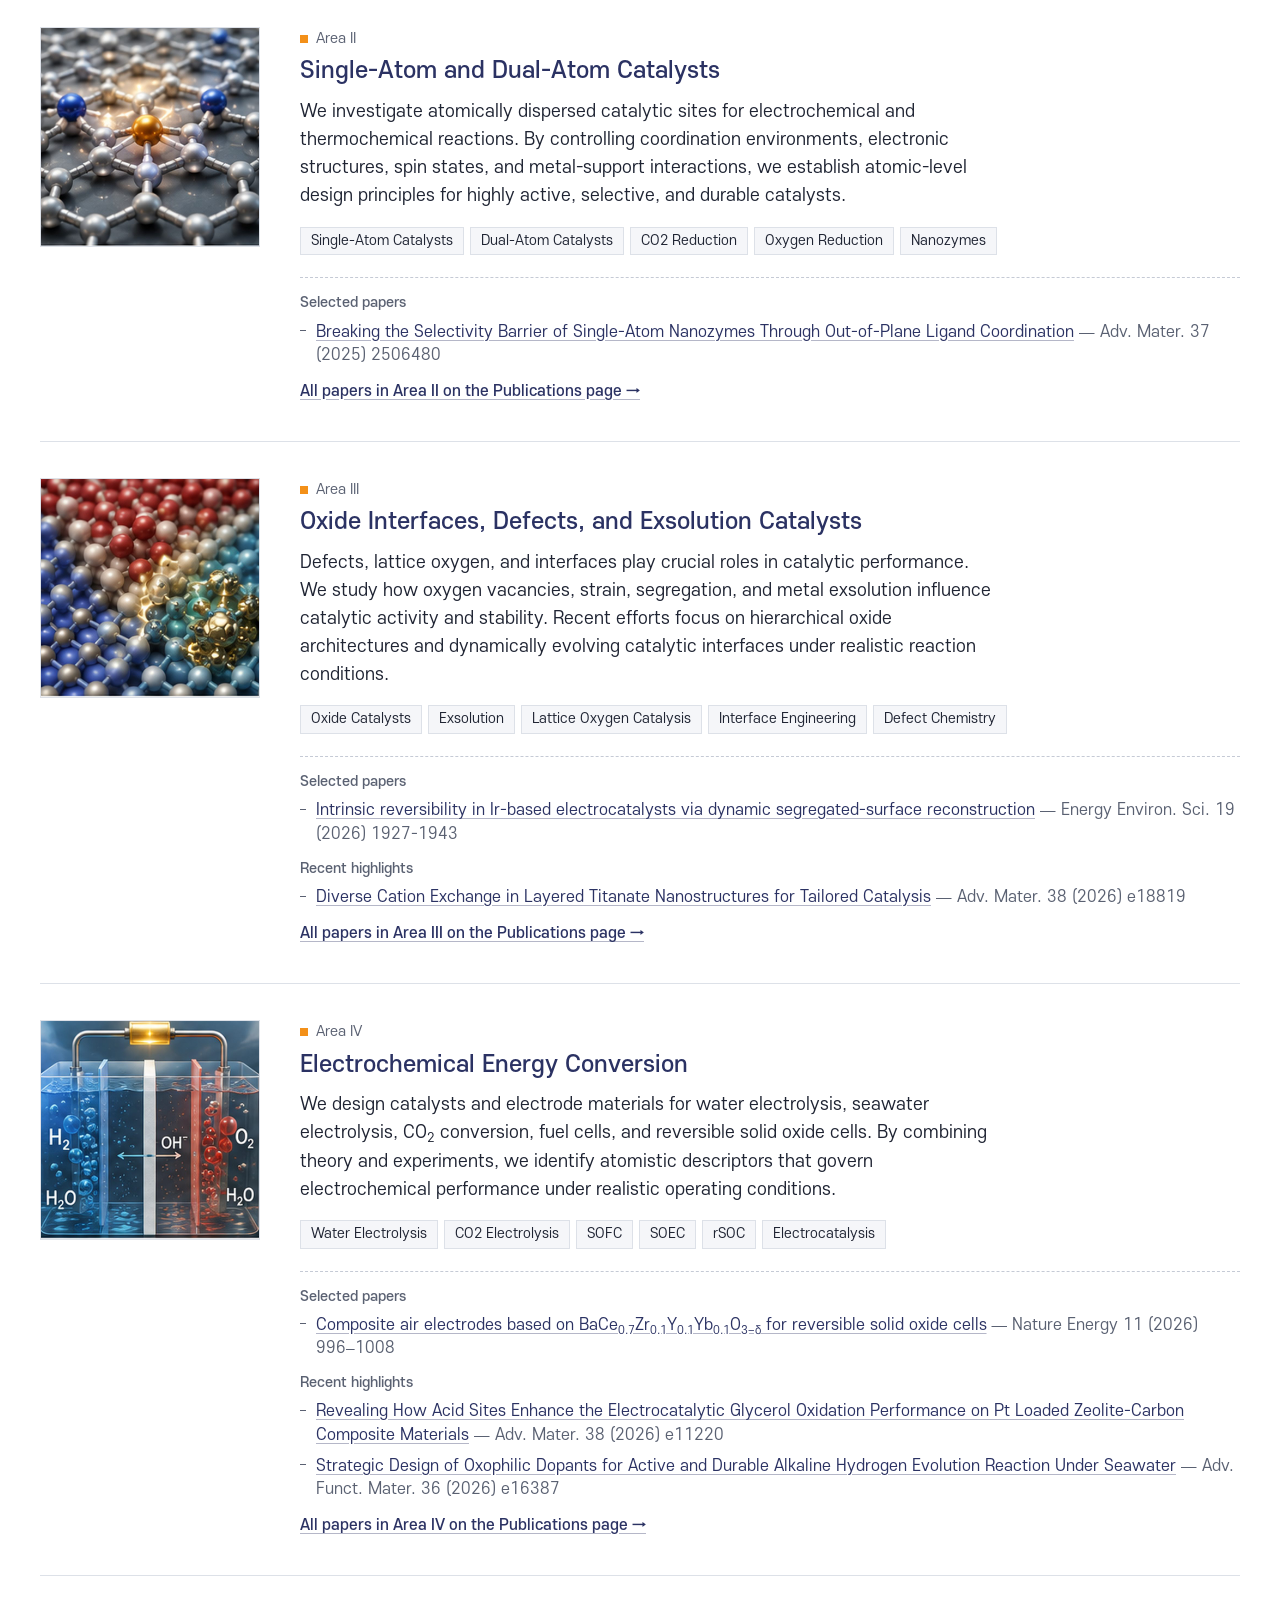
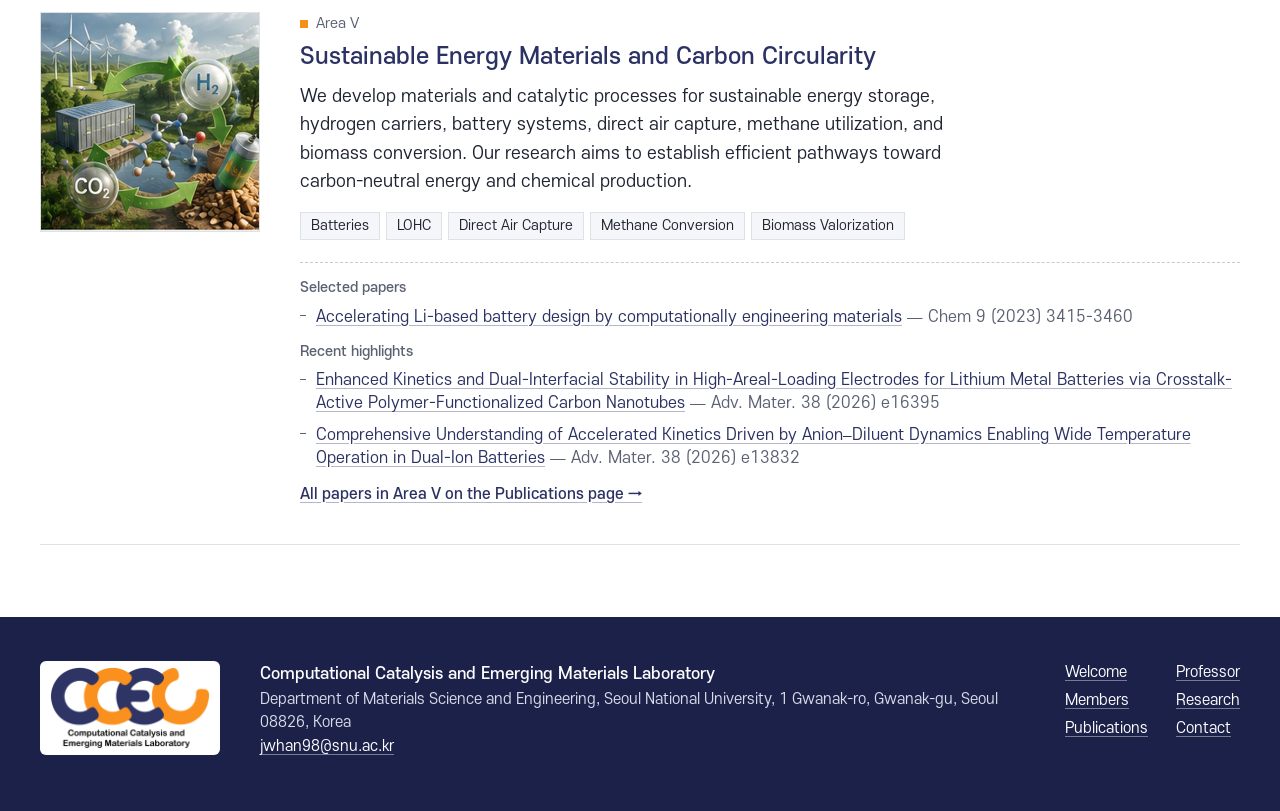
<file: research.html>
<!doctype html>
<html lang="en">
<head>
<meta name="robots" content="noindex, nofollow">
<meta charset="utf-8">
<meta name="viewport" content="width=device-width, initial-scale=1">
<title>Research · CCEL</title>
<link rel="stylesheet" href="_shared/brand/brand.css">
<link rel="stylesheet" href="assets/site.css">
</head>
<body>
<a class="skip" href="#main">Skip to content</a>

<header class="site-hdr">
  <div class="wrap hdr-in">
    <a class="brand" href="index.html"><img class="ccel-logo" data-logo src="_shared/img/logo2.png" width="200" height="102" alt="CCEL logo"></a>
    <button class="nav-toggle" type="button" aria-expanded="false" aria-controls="site-nav"><span class="bars"></span><span class="sr">Menu</span></button>
    <nav id="site-nav" class="site-nav" aria-label="Main">
      <ul>
        <li><a href="index.html">Welcome</a></li>
        <li><a href="professor.html">Professor</a></li>
        <li><a href="members.html">Members</a></li>
        <li><a href="research.html" aria-current="page">Research</a></li>
        <li><a href="publications.html">Publications</a></li>
        <li><a href="contact.html">Contact</a></li>
      </ul>
    </nav>
  </div>
</header>

<main id="main" class="inner">
  <div class="page-head page-head--solo">
    <div class="wrap rhead">
      <div>
        <h1>Research</h1>
        <p class="lede rhead-lede" id="research-lede"></p>
      </div>
      <nav class="toc" aria-labelledby="toc-h">
        <p class="toc-h" id="toc-h">Research areas</p>
        <ol id="research-toc"></ol>
      </nav>
    </div>
  </div>

  <div class="wrap">
    <section class="research-intro" aria-label="Approach">
      <div id="research-text"></div>
      <figure class="fig" id="research-fig"></figure>
    </section>
    <div class="areas" id="areas"></div>
    <div style="height:72px"></div>
  </div>
</main>

<footer class="site-ftr" id="site-ftr"></footer>

<script src="_shared/content.js"></script>
<script src="assets/site.js"></script>
<script src="assets/research.js"></script>
</body>
</html>
</file>
<file: _shared/brand/brand.css>
/* CCEL brand layer: shared by every candidate and the final site.
   Font = S-CoreDream (에스코어 드림), the typeface the current ccel.snu.ac.kr already uses (class ks4 etc.).
   Self-hosted so the IIS site has no CDN dependency. Logo = ../img/logo2.png (data: CCEL.lab.logo), used as-is. */
@font-face { font-family: 'S-CoreDream'; font-weight: 300; font-style: normal; font-display: swap;
  src: url('fonts/S-CoreDream-3Light.woff') format('woff'); }
@font-face { font-family: 'S-CoreDream'; font-weight: 400; font-style: normal; font-display: swap;
  src: url('fonts/S-CoreDream-4Regular.woff') format('woff'); }
@font-face { font-family: 'S-CoreDream'; font-weight: 500; font-style: normal; font-display: swap;
  src: url('fonts/S-CoreDream-5Medium.woff') format('woff'); }
@font-face { font-family: 'S-CoreDream'; font-weight: 700; font-style: normal; font-display: swap;
  src: url('fonts/S-CoreDream-6Bold.woff') format('woff'); }
:root { --ccel-font: 'S-CoreDream', 'Noto Sans KR', 'Apple SD Gothic Neo', 'Malgun Gothic', sans-serif; }

/* Official logo, unaltered. Put it on .ccel-logo-plate when the header background is dark. */
.ccel-logo { display: block; height: auto; width: 200px; max-width: 100%; }
.ccel-logo-plate { display: inline-block; background: #fff; border-radius: 6px; padding: 6px 10px; line-height: 0; }
@media (max-width: 768px) { .ccel-logo { width: 160px; } }
</file>
<file: assets/site.css>
/* S1 "Pinned hero" — journal-page system shared by index / research / members / publications.
   One family (S-CoreDream via _shared/brand/brand.css), logo navy for ink, logo orange for small marks only. */

:root {
  --ink: #1f2433;
  --navy: #2b3263;          /* logo navy: headings, links */
  --navy-deep: #1c2149;
  --muted: #5a6172;         /* 6.2:1 on white */
  --rule: #dde1e8;
  --rule-strong: #c5cad5;
  --band: #f5f6f9;
  --accent: #f39019;        /* logo orange: marks, never body text */
  --accent-ink: #c46a00;    /* darker logo orange for icon hover/focus, 3.9:1 on white */
  --hdr: 118px;             /* logo 200px wide (=102px tall) + 2 x 8px */
  --wrap: 1200px;
  --gut: 32px;
}
@media (max-width: 768px) { :root { --hdr: 98px; --gut: 16px; } }

*, *::before, *::after { box-sizing: border-box; }
html { -webkit-text-size-adjust: 100%; }
body {
  margin: 0; background: #fff; color: var(--ink);
  font-family: var(--ccel-font); font-weight: 400; font-size: 17px; line-height: 1.65;
  -webkit-font-smoothing: antialiased; word-break: keep-all; overflow-wrap: break-word;
}
button, input, select, textarea { font: inherit; color: inherit; }
h1, h2, h3, h4 { margin: 0; font-weight: 500; color: var(--navy); line-height: 1.3; }
p { margin: 0; }
ul, ol { margin: 0; padding: 0; list-style: none; }
img { max-width: 100%; }
a { color: var(--navy); text-decoration: underline; text-decoration-color: rgba(43, 50, 99, .35); text-underline-offset: 3px; }
a:hover { text-decoration-color: currentColor; }
:focus-visible { outline: 2px solid var(--accent); outline-offset: 2px; border-radius: 2px; }
b, strong { font-weight: 700; }
sub, sup { font-size: .72em; line-height: 0; }
[hidden] { display: none !important; }
.sr { position: absolute; width: 1px; height: 1px; overflow: hidden; clip: rect(0 0 0 0); white-space: nowrap; }
.skip { position: absolute; left: 12px; top: -48px; z-index: 60; background: #fff; padding: 8px 12px; }
.skip:focus { top: 12px; }
.wrap { width: 100%; max-width: calc(var(--wrap) + 2 * var(--gut)); margin: 0 auto; padding: 0 var(--gut); }

/* ---------- header (fixed, white, logo unaltered) ---------- */
.site-hdr {
  position: fixed; inset: 0 0 auto 0; z-index: 50; height: var(--hdr);
  background: #fff; border-bottom: 1px solid var(--rule);
}
.hdr-in { height: 100%; display: flex; align-items: center; justify-content: space-between; gap: 24px; }
.brand { display: block; line-height: 0; flex: none; }
.site-nav ul { display: flex; gap: 4px; }
.site-nav a {
  display: block; padding: 8px 12px; font-size: 16px; font-weight: 500; color: var(--ink);
  text-decoration: none; border-bottom: 2px solid transparent;
}
.site-nav a:hover { color: var(--navy); border-bottom-color: var(--rule-strong); }
.site-nav a[aria-current="page"] { color: var(--navy); border-bottom-color: var(--accent); }
.nav-toggle {
  display: none; width: 44px; height: 44px; border: 1px solid var(--rule-strong); border-radius: 4px;
  background: #fff; color: var(--navy); cursor: pointer; padding: 0;
}
.nav-toggle .bars, .nav-toggle .bars::before, .nav-toggle .bars::after {
  display: block; width: 20px; height: 2px; background: currentColor; margin: 0 auto; position: relative; content: "";
}
.nav-toggle .bars::before { position: absolute; top: -6px; }
.nav-toggle .bars::after { position: absolute; top: 6px; }
@media (max-width: 960px) {
  .nav-toggle { display: block; }
  .site-nav {
    display: none; position: absolute; left: 0; right: 0; top: var(--hdr);
    background: #fff; border-bottom: 1px solid var(--rule); box-shadow: 0 12px 24px rgba(9, 14, 40, .08);
  }
  .site-nav.is-open { display: block; }
  .site-nav ul { flex-direction: column; gap: 0; padding: 8px var(--gut) 16px; }
  .site-nav a { padding: 12px 0; border-bottom: 1px solid var(--rule); }
  .site-nav a[aria-current="page"] { border-bottom-color: var(--rule); color: var(--navy); }
}

/* ---------- landing: scroll stage ---------- */
.stage { position: relative; background: #fff; }
.stage-pin {
  position: relative; overflow: hidden; display: flex; flex-direction: column;
  padding-top: var(--hdr); min-height: min(820px, 92vh);
}
.stage-media { position: absolute; inset: 0; background: #10152a; }
.stage-poster, .stage-canvas { position: absolute; inset: 0; width: 100%; height: 100%; display: block; object-fit: cover; }
.stage-canvas { display: none; }
.stage-body { position: relative; flex: 1; display: flex; align-items: flex-end; padding-top: 28px; padding-bottom: 64px; }
.stage-panel {
  position: relative; max-width: 768px; padding: 40px 44px 36px;
  background: rgba(255, 255, 255, .94);
  -webkit-backdrop-filter: blur(8px); backdrop-filter: blur(8px);
}
@media (min-width: 1300px) { .stage-panel { margin-left: -44px; } }   /* text edge = logo edge */
.stage-panel::before {      /* the "card" look; dissolves as the stage resolves into the page */
  content: ""; position: absolute; inset: 0; pointer-events: none;
  border-top: 3px solid var(--accent); box-shadow: 0 20px 60px rgba(9, 14, 40, .30);
  opacity: calc(1 - var(--res, 0));
}
.stage-panel .eyebrow { font-size: 15px; color: var(--muted); margin-bottom: 14px; }
.stage-panel h1 { font-size: 40px; line-height: 1.22; letter-spacing: -.01em; text-wrap: balance; }
.stage-panel .identity {
  margin-top: 24px; padding-top: 20px; border-top: 1px solid var(--rule);
  font-size: 21px; line-height: 1.45; font-weight: 500; color: var(--ink);
}
.scroll-hint {
  position: absolute; right: var(--gut); bottom: 24px;
  display: none; align-items: center; gap: 8px; padding: 6px 14px; border-radius: 999px;
  background: rgba(255, 255, 255, .92); color: var(--navy); font-size: 14px;
  opacity: calc(1 - var(--p, 0) * 10);
}
.scroll-hint::after {
  content: ""; width: 7px; height: 7px; border-right: 1.5px solid currentColor; border-bottom: 1.5px solid currentColor;
  transform: translateY(-2px) rotate(45deg);
}

/* scrub mode (JS on, motion allowed, manifest loaded): 300vh container, sticky 100vh pin */
html.scrub .stage { height: 300vh; }
html.scrub .stage-pin { position: sticky; top: 0; height: 100vh; min-height: 0; }
html.scrub .stage-canvas { display: block; opacity: 0; transition: opacity .25s linear; }
html.scrub .stage-panel { transform: translateY(calc(var(--res, 0) * var(--shift, 0) * -1px)); }
html.scrub .stage + .sec {        /* next section slides into the stage's last segment (see stage.js geometry) */
  position: relative; z-index: 2; background: #fff; margin-top: calc(var(--overlap, 0) * -1px);
}
html.scrub .stage-canvas.is-ready { opacity: 1; }
html.scrub .scroll-hint { display: flex; }
html.scrub .stage-media {          /* resolve: a soft white wipe from the panel side */
  -webkit-mask-image: linear-gradient(90deg, transparent calc(var(--res, 0) * 130% - 30%), #000 calc(var(--res, 0) * 130%));
  mask-image: linear-gradient(90deg, transparent calc(var(--res, 0) * 130% - 30%), #000 calc(var(--res, 0) * 130%));
}

@media (max-width: 767.98px) {
  /* mobile: frames in a band above the panel, panel is solid white below (no text over frames) */
  .stage-pin { min-height: 0; }
  .stage-media { position: relative; inset: auto; flex: 0 0 auto; height: 240px; }
  .stage-body { flex: 0 0 auto; padding-top: 0; padding-bottom: 0; display: block; }
  .stage-panel {
    max-width: none; margin: 0 calc(-1 * var(--gut)); padding: 22px var(--gut) 26px;
    background: #fff; -webkit-backdrop-filter: none; backdrop-filter: none;
  }
  .stage-panel::before { box-shadow: none; }
  .stage-panel .eyebrow { font-size: 13px; margin-bottom: 8px; }
  .stage-panel h1 { font-size: 27px; line-height: 1.25; }
  .stage-panel .identity { font-size: 17px; margin-top: 14px; padding-top: 12px; }
  html.scrub .stage { height: 240vh; }
  html.scrub .stage-media { flex: 1 1 auto; height: auto; min-height: 120px; }
  html.scrub .stage-body { padding-bottom: max(0px, calc(100vh - 100svh)); background: #fff; }
  html.scrub .stage-media { -webkit-mask-image: none; mask-image: none; }   /* mobile: frames scrub to the end, the band scrolls away */
  html.scrub .scroll-hint { display: none; }
}

/* short desktop viewports: keep the title block inside the pinned frame */
@media (min-width: 768px) and (max-height: 760px) {
  .stage-body { padding-bottom: 40px; }
  .stage-panel { padding: 28px 36px 26px; }
  .stage-panel h1 { font-size: 34px; }
  .stage-panel .identity { margin-top: 16px; padding-top: 14px; font-size: 19px; }
}

/* ---------- page sections (white, journal-like) ---------- */
.sec { padding: 80px 0; scroll-margin-top: var(--hdr); }
.stage + .sec { padding-top: 56px; }
.join { scroll-margin-top: var(--hdr); }
.sec + .sec { border-top: 1px solid var(--rule); }
.sec.band { background: var(--band); border-top-color: transparent; }
.sec-head {
  display: flex; align-items: baseline; justify-content: space-between; gap: 8px 24px; flex-wrap: wrap;
  padding-bottom: 14px; margin-bottom: 36px; border-bottom: 2px solid var(--navy);
}
.sec-head h2 { font-size: 30px; }
.sec-head .aside { font-size: 15px; color: var(--muted); }
.sec-sub { font-size: 21px; margin: 56px 0 20px; padding-bottom: 10px; border-bottom: 1px solid var(--rule); scroll-margin-top: calc(var(--hdr) + 16px); }
.more { font-size: 15px; font-weight: 500; }
.more::after { content: " \2192"; }
@media (max-width: 768px) {
  .sec { padding: 52px 0; }
  .sec-head { margin-bottom: 24px; }
  .sec-head h2 { font-size: 24px; }
  .sec-sub { font-size: 18px; margin-top: 40px; }
}

/* landing: selected publications in short form (area, title, journal line, DOI) */
.sel { display: grid; grid-template-columns: repeat(2, minmax(0, 1fr)); gap: 0 48px; }
.sel-item { padding: 20px 0 22px; border-bottom: 1px solid var(--rule); min-width: 0; }
.sel-area {
  display: inline-flex; align-items: center; gap: 8px; font-size: 13.5px; line-height: 1.45; color: var(--muted);
  text-decoration: none;
}
.sel-area::before { content: ""; flex: none; width: 7px; height: 7px; background: var(--accent); }
.sel-area:hover { color: var(--navy); text-decoration: underline; }
.sel-title { margin-top: 6px; font-size: 17px; line-height: 1.45; font-weight: 500; color: var(--ink); }
.sel-title a { color: inherit; text-decoration: none; }
.sel-title a:hover { color: var(--navy); text-decoration: underline; }
.sel-src { margin-top: 4px; font-size: 15px; line-height: 1.5; color: var(--ink); }
.sel-doi { margin-top: 2px; line-height: 1.5; }
@media (max-width: 900px) { .sel { grid-template-columns: 1fr; } }
@media (max-width: 768px) { .sel-item { padding: 16px 0 18px; } .sel-title { font-size: 16px; } }

/* landing: about (Korean intro beside the research-loop figure) */
.about { display: grid; grid-template-columns: minmax(0, 5fr) minmax(0, 7fr); gap: 48px; align-items: start; }
.about-ko { font-size: 16.5px; line-height: 1.9; color: var(--ink); }
.about .sec-links { margin-top: 24px; }
@media (max-width: 900px) { .about { grid-template-columns: 1fr; gap: 32px; } }

/* research page */
.page-head.page-head--solo { padding-bottom: 40px; }
.rhead { display: grid; grid-template-columns: minmax(0, 6fr) minmax(0, 5fr); gap: 24px 64px; align-items: start; }
.page-head .lede.rhead-lede { font-size: 19px; line-height: 1.55; color: var(--ink); margin-top: 14px; }
.toc { border-left: 2px solid var(--navy); padding-left: 22px; }
.toc-h { font-size: 14px; color: var(--muted); margin-bottom: 6px; }
.toc li a { display: flex; gap: 12px; padding: 4px 0; font-size: 15.5px; line-height: 1.45; color: var(--ink); text-decoration: none; }
.toc li a:hover { color: var(--navy); text-decoration: underline; }
.toc-n { flex: none; width: 28px; color: var(--muted); }
@media (max-width: 900px) { .rhead { grid-template-columns: 1fr; } }
@media (max-width: 768px) { .page-head.page-head--solo { padding-bottom: 28px; } .page-head .lede.rhead-lede { font-size: 17px; } .toc li a { font-size: 15px; } }
.research-intro { display: grid; grid-template-columns: minmax(0, 5fr) minmax(0, 7fr); gap: 48px; align-items: start; padding-top: 56px; margin-bottom: 56px; }
.research-intro p + p { margin-top: 14px; }
.research-intro .lead { font-size: 19px; line-height: 1.6; color: var(--ink); }
.fig { margin: 0; }
.fig img { display: block; width: 100%; height: auto; border: 1px solid var(--rule); }
.fig figcaption { margin-top: 10px; font-size: 14px; color: var(--muted); }
.fig figcaption b { font-weight: 500; color: var(--ink); }
.areas { border-top: 1px solid var(--rule); }
.area {
  display: grid; grid-template-columns: 220px minmax(0, 1fr); gap: 40px;
  padding: 36px 0; border-bottom: 1px solid var(--rule); scroll-margin-top: var(--hdr);
}
.area-fig img { display: block; width: 220px; height: 220px; object-fit: cover; border: 1px solid var(--rule); background: var(--band); }
.area-num { font-size: 14px; color: var(--muted); display: flex; align-items: center; gap: 8px; }
.area-num::before { content: ""; width: 8px; height: 8px; background: var(--accent); }
.area h2 { font-size: 23px; margin-top: 6px; }
.area-sum { margin-top: 12px; max-width: 70ch; }
.kw { display: flex; flex-wrap: wrap; gap: 6px; margin-top: 16px; }
.kw li { font-size: 13.5px; line-height: 1.4; padding: 4px 10px; background: var(--band); border: 1px solid var(--rule); color: var(--ink); }
.area-papers { margin-top: 22px; padding-top: 16px; border-top: 1px dashed var(--rule-strong); }
.area-papers h3 { font-size: 14px; font-weight: 500; color: var(--muted); margin-bottom: 8px; }
.area-papers ul + h3 { margin-top: 14px; }
.area-papers li { font-size: 15.5px; line-height: 1.5; padding-left: 16px; position: relative; }
.area-papers li + li { margin-top: 8px; }
.area-papers li::before { content: ""; position: absolute; left: 0; top: .62em; width: 6px; height: 1px; background: var(--muted); }
.area-papers .src { color: var(--muted); }
.area-papers .more { display: inline-block; margin-top: 12px; }
@media (max-width: 900px) {
  .research-intro { grid-template-columns: 1fr; gap: 28px; padding-top: 36px; }
}
@media (max-width: 768px) {
  .area { grid-template-columns: 88px minmax(0, 1fr); gap: 4px 16px; padding: 26px 0; }
  .area-fig img { width: 88px; height: 88px; }
  .area-text { display: contents; }
  .area-head { grid-column: 2; align-self: center; }
  .area-rest { grid-column: 1 / -1; }
  .area h2 { font-size: 19px; }
  .area-sum { font-size: 16px; }
  .research-intro .lead { font-size: 17px; }
}

/* citations (selected / highlights / publications) */
.cites { display: grid; grid-template-columns: repeat(2, minmax(0, 1fr)); gap: 0 48px; }
.cite { display: grid; grid-template-columns: 84px minmax(0, 1fr); gap: 20px; padding: 24px 0; border-bottom: 1px solid var(--rule); }
.cite-thumb { display: block; line-height: 0; align-self: start; }
.cite-thumb img { display: block; width: 84px; height: auto; border: 1px solid var(--rule); background: var(--band); }
.cite-tile {
  width: 84px; height: 84px; display: flex; align-items: center; justify-content: center;
  border: 1px solid var(--rule-strong); color: var(--navy); font-size: 24px; font-weight: 500; background: #fff;
}
.cite-area { font-size: 13.5px; color: var(--muted); margin-bottom: 6px; }
.cite-title { font-size: 17px; line-height: 1.45; font-weight: 500; color: var(--ink); }
.cite-title a { color: inherit; text-decoration: none; }
.cite-title a:hover { color: var(--navy); text-decoration: underline; }
.cite-authors { margin-top: 6px; font-size: 14.5px; line-height: 1.55; color: var(--muted); }
.cite-authors b { color: var(--ink); }
.cite-src { margin-top: 4px; font-size: 14.5px; line-height: 1.55; color: var(--ink); }
.cite-src .if { color: var(--muted); white-space: nowrap; }
.cite-src .if.is-prov { border-bottom: 1px dotted var(--muted); cursor: help; }
.cite-meta { margin-top: 8px; display: flex; flex-wrap: wrap; gap: 6px 10px; align-items: center; font-size: 13.5px; }
.badge { display: inline-block; padding: 2px 8px; font-size: 12.5px; line-height: 1.5; border: 1px solid var(--rule-strong); color: var(--ink); background: #fff; }
.badge.hl { border-color: rgba(243, 144, 25, .55); background: #fff8ef; }
.badge.st { border-style: dashed; color: var(--muted); }
.badge.cov { border-color: var(--navy); color: var(--navy); }
.doi { font-size: 13.5px; word-break: break-all; }
.small-print { margin-top: 28px; font-size: 14px; color: var(--muted); }
.small-print summary { cursor: pointer; color: var(--navy); }
.small-print p { margin-top: 8px; max-width: 90ch; }
.sec-links { margin-top: 28px; display: flex; flex-wrap: wrap; gap: 10px 28px; }
@media (max-width: 900px) { .cites { grid-template-columns: 1fr; } }
@media (max-width: 768px) {
  .cite { grid-template-columns: 60px minmax(0, 1fr); gap: 14px; padding: 18px 0; }
  .cite-thumb img { width: 60px; }
  .cite-tile { width: 60px; height: 60px; font-size: 19px; }
  .cite-title { font-size: 16px; }
}

/* people */
.links { display: flex; flex-wrap: wrap; gap: 2px; margin: 4px 0 0 -7px; }
.links a {
  display: inline-flex; align-items: center; justify-content: center; width: 32px; height: 32px;
  border-radius: 4px; color: var(--muted); text-decoration: none;
}
.links a:hover, .links a:focus-visible { color: var(--accent-ink); background: rgba(243, 144, 25, .12); }
.links svg { display: block; width: 17px; height: 17px; }
@media (max-width: 768px) { .links a { width: 36px; height: 36px; } .links svg { width: 18px; height: 18px; } }
/* members page (Round v6): view switch, group buttons, one person per row */
.gnav { display: flex; flex-wrap: wrap; align-items: center; gap: 12px 24px; margin-top: 24px; padding-bottom: 26px; }
.vswitch { display: inline-flex; border: 1px solid var(--navy); background: #fff; }
.vswitch a { display: block; padding: 9px 18px; font-size: 15px; font-weight: 500; line-height: 1.4; color: var(--navy); text-decoration: none; }
.vswitch a + a { border-left: 1px solid var(--navy); }
.vswitch a:hover { background: #eef0f7; }
.vswitch a[aria-current] { background: var(--navy); color: #fff; }
.gbtns { display: flex; flex-wrap: wrap; gap: 8px; }
.gbtn {
  display: inline-block; padding: 8px 14px; font-size: 15px; line-height: 1.4; color: var(--ink); text-decoration: none;
  background: #fff; border: 1px solid var(--rule-strong);
}
.gbtn:hover { border-color: var(--navy); color: var(--navy); }
html:not(.view-alumni) .v-alumni, html.view-alumni .v-current { display: none !important; }
.ticon { display: inline-flex; flex: none; align-items: center; justify-content: center; width: 22px; height: 22px; }
.ticon svg { display: block; width: 20px; height: 20px; }
.ticon--computational { color: var(--navy); }
.ticon--experimental { color: var(--accent-ink); }
.seg .ticon { width: 18px; height: 18px; }
.seg .ticon svg { width: 17px; height: 17px; }
.seg input:checked + span .ticon { color: #fff; }
.view { scroll-margin-top: calc(var(--hdr) + 8px); }
.vhead { font-size: 28px; padding-top: 24px; }
.vhead .n, .ghead .n { font-size: 16px; font-weight: 400; color: var(--muted); margin-left: 10px; }
.vnote { margin-top: 6px; font-size: 15.5px; color: var(--muted); }
.group { padding-top: 40px; scroll-margin-top: calc(var(--hdr) + 8px); }
.ghead { font-size: 22px; padding-bottom: 10px; border-bottom: 2px solid var(--navy); }
.mrow {
  display: grid; grid-template-columns: 168px minmax(0, 1fr); grid-template-rows: auto auto 1fr; column-gap: 40px;
  padding: 28px 0; border-bottom: 1px solid var(--rule);
}
.mrow-photo {
  grid-row: 1 / span 3; display: block; width: 168px; height: 210px; object-fit: cover; object-position: center 20%;
  background: var(--band); border: 1px solid var(--rule);
}
.mrow-photo.ph { display: flex; align-items: center; justify-content: center; color: var(--muted); font-size: 26px; }
.mrow-head, .mrow-detail, .mrow > .links { grid-column: 2; min-width: 0; }
.mrow-name { display: flex; flex-wrap: wrap; align-items: center; gap: 2px 10px; font-size: 21px; line-height: 1.35; color: var(--ink); }
.mrow-note { font-size: 14.5px; font-weight: 400; color: var(--muted); }
.mrow-role { margin-top: 6px; font-size: 16px; line-height: 1.5; color: var(--ink); }
.mrow-role .k { font-size: 14px; color: var(--muted); margin-right: 10px; }
.mrow-detail { margin-top: 14px; }
.mrow-detail.two { display: grid; grid-template-columns: minmax(0, 1fr) minmax(240px, 300px); gap: 12px 40px; }
.mrow-deg { font-size: 14.5px; line-height: 1.6; color: var(--ink); }
.mrow-deg b { color: var(--navy); }
.mrow-info { margin: 0; display: grid; grid-template-columns: max-content minmax(0, 1fr); gap: 2px 14px; align-content: start; font-size: 14.5px; line-height: 1.6; }
.mrow-info div { display: contents; }
.mrow-info dt { color: var(--muted); }
.mrow-info dd { margin: 0; min-width: 0; overflow-wrap: anywhere; }
.mrow > .links { margin-top: 10px; align-self: start; }
.view-foot { padding: 32px 0 80px; }
.back { font-size: 15px; font-weight: 500; }
.back::before { content: "\2190  "; }
@media (max-width: 768px) {
  .gnav { margin-top: 20px; gap: 12px; padding-bottom: 20px; }
  .vswitch { display: flex; width: 100%; }
  .vswitch a { flex: 1 1 50%; text-align: center; padding: 10px 8px; }
  .gbtn { padding: 7px 11px; font-size: 14px; }
  .vhead { font-size: 23px; padding-top: 12px; }
  .group { padding-top: 32px; }
  .ghead { font-size: 19px; }
  .mrow { grid-template-columns: 92px minmax(0, 1fr); grid-template-rows: auto; column-gap: 16px; padding: 20px 0; }
  .mrow-photo { grid-row: 1; width: 92px; height: 115px; }
  .mrow-head { grid-column: 2; align-self: center; }
  .mrow-detail, .mrow > .links { grid-column: 1 / -1; }
  .mrow-detail.two { grid-template-columns: 1fr; gap: 10px; }
  .mrow-name { font-size: 18px; gap: 0 8px; }
  .mrow-role { font-size: 15px; }
  .mrow-role .k { display: block; font-size: 13px; margin: 0; }
  .view-foot { padding-bottom: 56px; }
}

/* news / join / contact */
.two-col { display: grid; grid-template-columns: minmax(0, 7fr) minmax(0, 5fr); gap: 64px; }
.news li { padding: 14px 0 14px 20px; border-bottom: 1px solid var(--rule); position: relative; }
.news li::before { content: ""; position: absolute; left: 0; top: 1.45em; width: 8px; height: 8px; background: var(--accent); }
.news time { display: block; font-size: 13.5px; color: var(--muted); }
.join p { line-height: 1.8; }
.join .mail { margin-top: 18px; display: inline-block; padding: 9px 16px; border: 1px solid var(--navy); text-decoration: none; font-weight: 500; font-size: 15px; }
.join .mail:hover { background: var(--navy); color: #fff; }
@media (max-width: 900px) { .two-col { grid-template-columns: 1fr; gap: 48px; } }

/* footer */
.site-ftr { background: var(--navy-deep); color: #d9dcea; padding: 44px 0 52px; font-size: 14.5px; }
.site-ftr a { color: #fff; text-decoration-color: rgba(255, 255, 255, .4); }
.ftr-in { display: grid; grid-template-columns: auto minmax(0, 1fr) auto; gap: 24px 40px; align-items: start; }
.ftr-in .ccel-logo-plate .ccel-logo { width: 160px; }
.ftr-name { color: #fff; font-weight: 500; font-size: 16px; }
.ftr-nav { display: grid; grid-template-columns: repeat(2, auto); gap: 4px 28px; }
@media (max-width: 768px) { .ftr-in { grid-template-columns: 1fr; } }

/* ---------- inner pages ---------- */
.inner { padding-top: var(--hdr); }
.page-head { background: var(--band); border-bottom: 1px solid var(--rule); padding: 48px 0 0; }
.page-head h1 { font-size: 36px; }
.page-head .lede { margin-top: 10px; color: var(--muted); max-width: 80ch; }
.subnav { display: flex; flex-wrap: wrap; gap: 0 4px; margin-top: 26px; }
.subnav a, .subnav button {
  display: inline-block; padding: 12px 14px; font: inherit; font-size: 15px; font-weight: 500; color: var(--ink);
  text-decoration: none; border: 0; background: none; border-bottom: 3px solid transparent; cursor: pointer;
}
.subnav a:hover, .subnav button:hover { color: var(--navy); }
.subnav [aria-selected="true"] { color: var(--navy); border-bottom-color: var(--accent); }
@media (max-width: 768px) {
  .page-head { padding-top: 30px; }
  .page-head h1 { font-size: 28px; }
  .subnav { flex-wrap: nowrap; overflow-x: auto; margin-left: calc(-1 * var(--gut)); margin-right: calc(-1 * var(--gut)); padding: 0 calc(var(--gut) - 10px); }
  .subnav a, .subnav button { padding: 12px 10px; white-space: nowrap; }
}
.seg { display: inline-flex; border: 1px solid var(--rule-strong); }
.seg label { position: relative; }
.seg input { position: absolute; opacity: 0; inset: 0; margin: 0; cursor: pointer; }
.seg label > span { display: flex; align-items: center; gap: 6px; height: 100%; padding: 6px 12px; font-size: 14px; color: var(--ink); }
.seg input:checked + span { background: var(--navy); color: #fff; }
.seg input:focus-visible + span { outline: 2px solid var(--accent); outline-offset: -2px; }
.toolbar { display: flex; flex-wrap: wrap; align-items: center; gap: 12px 18px; padding: 20px 0; }
.toolbar .lbl { font-size: 14px; color: var(--muted); }

/* professor page (Round v6): profile band, then Education / Experience with dates on the right */
.profile { display: grid; grid-template-columns: 200px minmax(0, 1fr); gap: 0 44px; align-items: start; }
.profile-photo img { display: block; width: 200px; height: auto; aspect-ratio: 413 / 531; object-fit: cover; border: 1px solid var(--rule); background: #fff; }
.profile-text .eyebrow { font-size: 15px; color: var(--muted); margin-bottom: 4px; }
.profile-title { margin-top: 14px; font-size: 16.5px; line-height: 1.6; }
.profile-title .rank, .profile-title .role { font-weight: 500; color: var(--ink); }
.profile-title .dept { color: var(--muted); }
.profile-info { margin: 18px 0 0; display: grid; grid-template-columns: max-content minmax(0, 1fr); gap: 4px 20px; font-size: 16px; }
.profile-info div { display: contents; }
.profile-info dt { color: var(--muted); }
.profile-info dd { margin: 0; min-width: 0; overflow-wrap: anywhere; }
.profile-links { display: flex; flex-wrap: wrap; gap: 10px; margin-top: 22px; }
.profile-links a {
  display: inline-flex; align-items: center; gap: 8px; padding: 8px 14px; font-size: 15px; font-weight: 500;
  border: 1px solid var(--navy); background: #fff; text-decoration: none;
}
.profile-links a:hover { background: var(--navy); color: #fff; }
.profile-links svg { display: block; width: 17px; height: 17px; }
.cv-wrap { padding-bottom: 88px; }
.cv { max-width: 960px; padding-top: 52px; scroll-margin-top: var(--hdr); }
.cv h2 { font-size: 24px; padding-bottom: 10px; border-bottom: 2px solid var(--navy); }
.cv-entry { padding: 16px 0 18px; border-bottom: 1px solid var(--rule); }
.cv-org { font-size: 17px; font-weight: 500; color: var(--navy); }
.cv-row { display: grid; grid-template-columns: minmax(0, 1fr) 210px; gap: 0 24px; margin-top: 4px; font-size: 15.5px; line-height: 1.55; }
.cv-date { font-size: 14.5px; color: var(--muted); text-align: right; white-space: nowrap; }
.cv-note { margin-top: 4px; max-width: 90ch; font-size: 15px; line-height: 1.55; color: var(--muted); }
.cv-title { font-weight: 500; }
.cv-hon { color: var(--muted); }
.cv-list--flat .cv-entry { padding: 12px 0; }
#svc-list { margin-top: 0; }
.cv-list--flat .cv-row { margin-top: 0; }
@media (max-width: 768px) {
  .profile { grid-template-columns: 104px minmax(0, 1fr); gap: 0 18px; }
  .profile-photo { grid-row: 1 / span 3; }
  .profile-photo img { width: 104px; }
  .profile-text { display: contents; }
  .profile-text > * { grid-column: 2; min-width: 0; }
  .profile-text .eyebrow { font-size: 14px; }
  .profile-title { margin-top: 8px; font-size: 15px; }
  .profile-text > .profile-info, .profile-text > .profile-links { grid-column: 1 / -1; }
  .profile-info { grid-template-columns: 1fr; gap: 0; font-size: 15.5px; }
  .profile-info dd + dt, .profile-info div + div dt { margin-top: 8px; }
  .cv { padding-top: 40px; }
  .cv h2 { font-size: 21px; }
  .cv-row { grid-template-columns: 1fr; }
  .cv-date { text-align: left; white-space: normal; }
}

/* contact page (Round v6): group photo beside the details, as on the current contact_us.html */
.contact-page { display: grid; grid-template-columns: minmax(0, 7fr) minmax(0, 5fr); gap: 48px; align-items: start; padding-top: 48px; padding-bottom: 88px; }
.group-photo { margin: 0; }
.group-photo img { display: block; width: 100%; height: auto; border: 1px solid var(--rule); background: var(--band); }
.contact-card h2 { font-size: 22px; line-height: 1.4; padding-bottom: 14px; border-bottom: 2px solid var(--navy); }
.contact-list { margin: 0; }
.contact-list div { padding: 14px 0; border-bottom: 1px solid var(--rule); }
.contact-list dt { font-size: 14px; color: var(--muted); }
.contact-list dd { margin: 2px 0 0; font-size: 16.5px; line-height: 1.55; overflow-wrap: anywhere; }
.contact-list .line { display: block; }
@media (max-width: 900px) { .contact-page { grid-template-columns: 1fr; gap: 28px; padding-top: 28px; padding-bottom: 64px; } }

/* publications page */
.filters { display: grid; grid-template-columns: minmax(0, 2.2fr) repeat(3, minmax(0, 1fr)) auto; gap: 12px; align-items: end; padding: 24px 0 8px; }
.filters label { display: flex; flex-direction: column; gap: 4px; font-size: 13.5px; color: var(--muted); }
.filters input[type="search"], .filters select {
  font: inherit; font-size: 15px; color: var(--ink); padding: 8px 10px; border: 1px solid var(--rule-strong);
  border-radius: 3px; background: #fff; min-width: 0; width: 100%;
}
.filters .check { flex-direction: row; align-items: center; gap: 8px; padding-bottom: 10px; color: var(--ink); white-space: nowrap; }
.result-line { font-size: 14.5px; color: var(--muted); padding: 8px 0 0; }
@media (max-width: 900px) { .filters { grid-template-columns: 1fr 1fr; } .filters .q { grid-column: 1 / -1; } }
.year { scroll-margin-top: calc(var(--hdr) + 8px); }
.year h2 { font-size: 22px; margin-top: 40px; padding-bottom: 8px; border-bottom: 2px solid var(--navy); display: flex; align-items: baseline; gap: 12px; }
.year h2 .n { font-size: 14.5px; font-weight: 400; color: var(--muted); }
.pub { display: grid; grid-template-columns: 52px minmax(0, 1fr); gap: 12px; padding: 16px 0; border-bottom: 1px solid var(--rule); }
.pub-no { font-size: 13.5px; color: var(--muted); padding-top: 3px; }
.pub .cite-title { font-size: 16.5px; }
.empty { padding: 40px 0; color: var(--muted); }
.cover-grid { display: grid; grid-template-columns: repeat(6, minmax(0, 1fr)); gap: 28px 20px; padding-top: 8px; }
.cover-grid figure { margin: 0; }
.cover-grid img { display: block; width: 100%; height: auto; border: 1px solid var(--rule); background: var(--band); }
.cover-grid figcaption { margin-top: 8px; font-size: 13px; line-height: 1.45; color: var(--muted); }
.cover-grid figcaption a { color: var(--ink); text-decoration: none; }
.cover-grid figcaption a:hover { text-decoration: underline; }
@media (max-width: 1100px) { .cover-grid { grid-template-columns: repeat(4, minmax(0, 1fr)); } }
@media (max-width: 768px) {
  .cover-grid { grid-template-columns: repeat(2, minmax(0, 1fr)); gap: 20px 14px; }
  .pub { grid-template-columns: 40px minmax(0, 1fr); gap: 8px; }
}

@media (prefers-reduced-motion: reduce) {
  *, *::before, *::after { transition: none !important; scroll-behavior: auto !important; }
}
</file>
